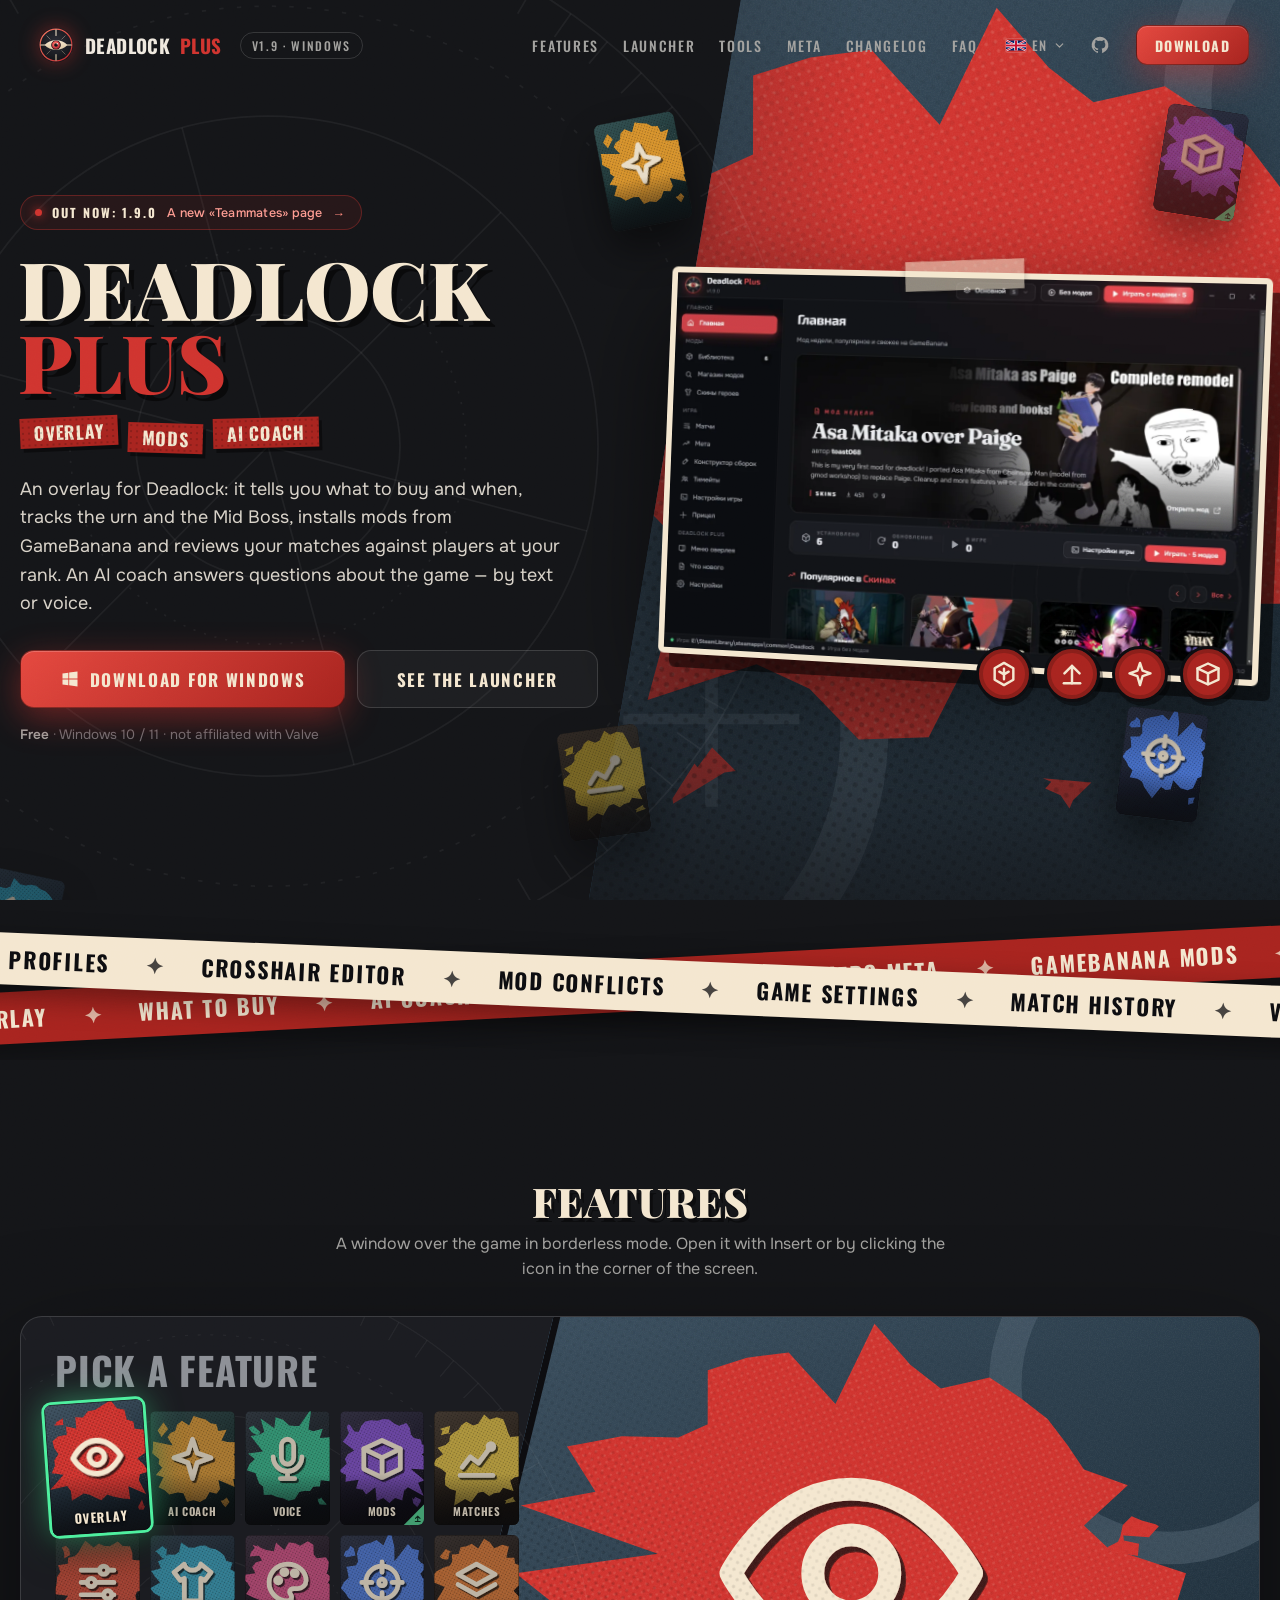
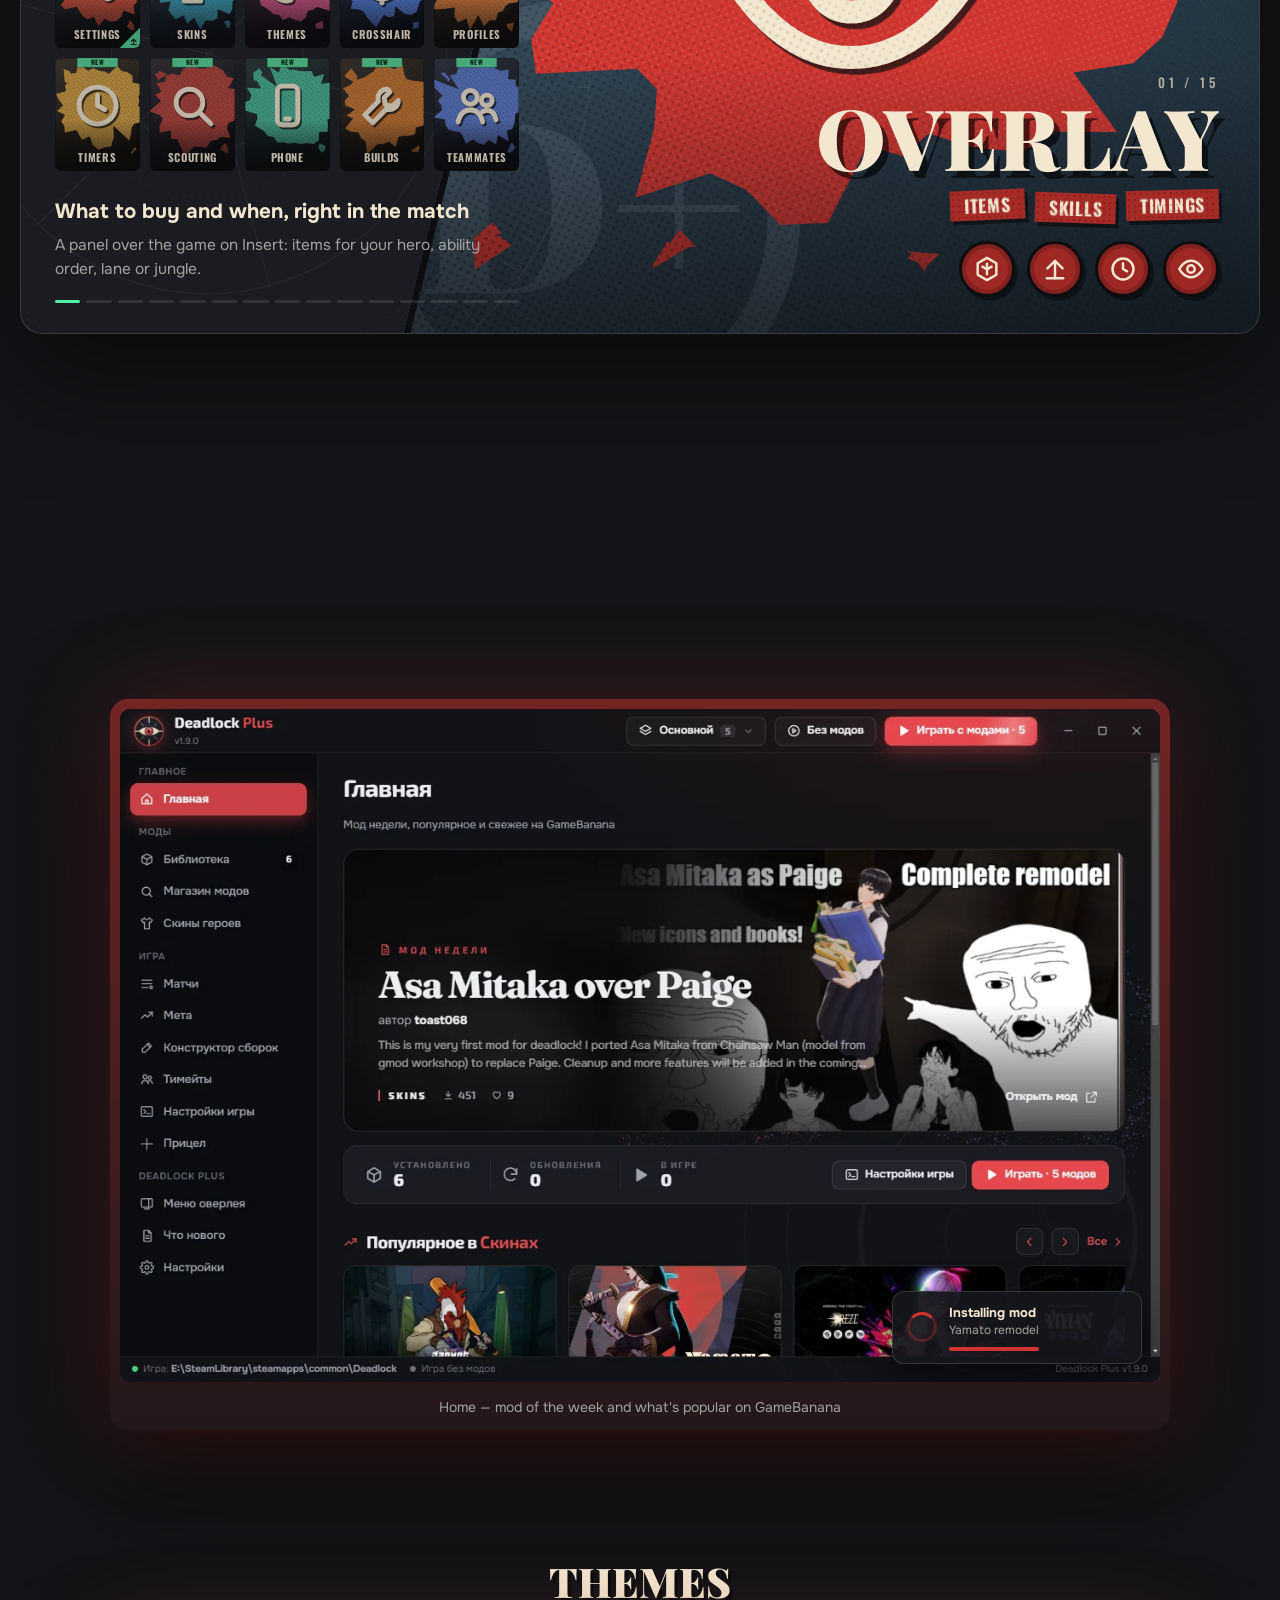
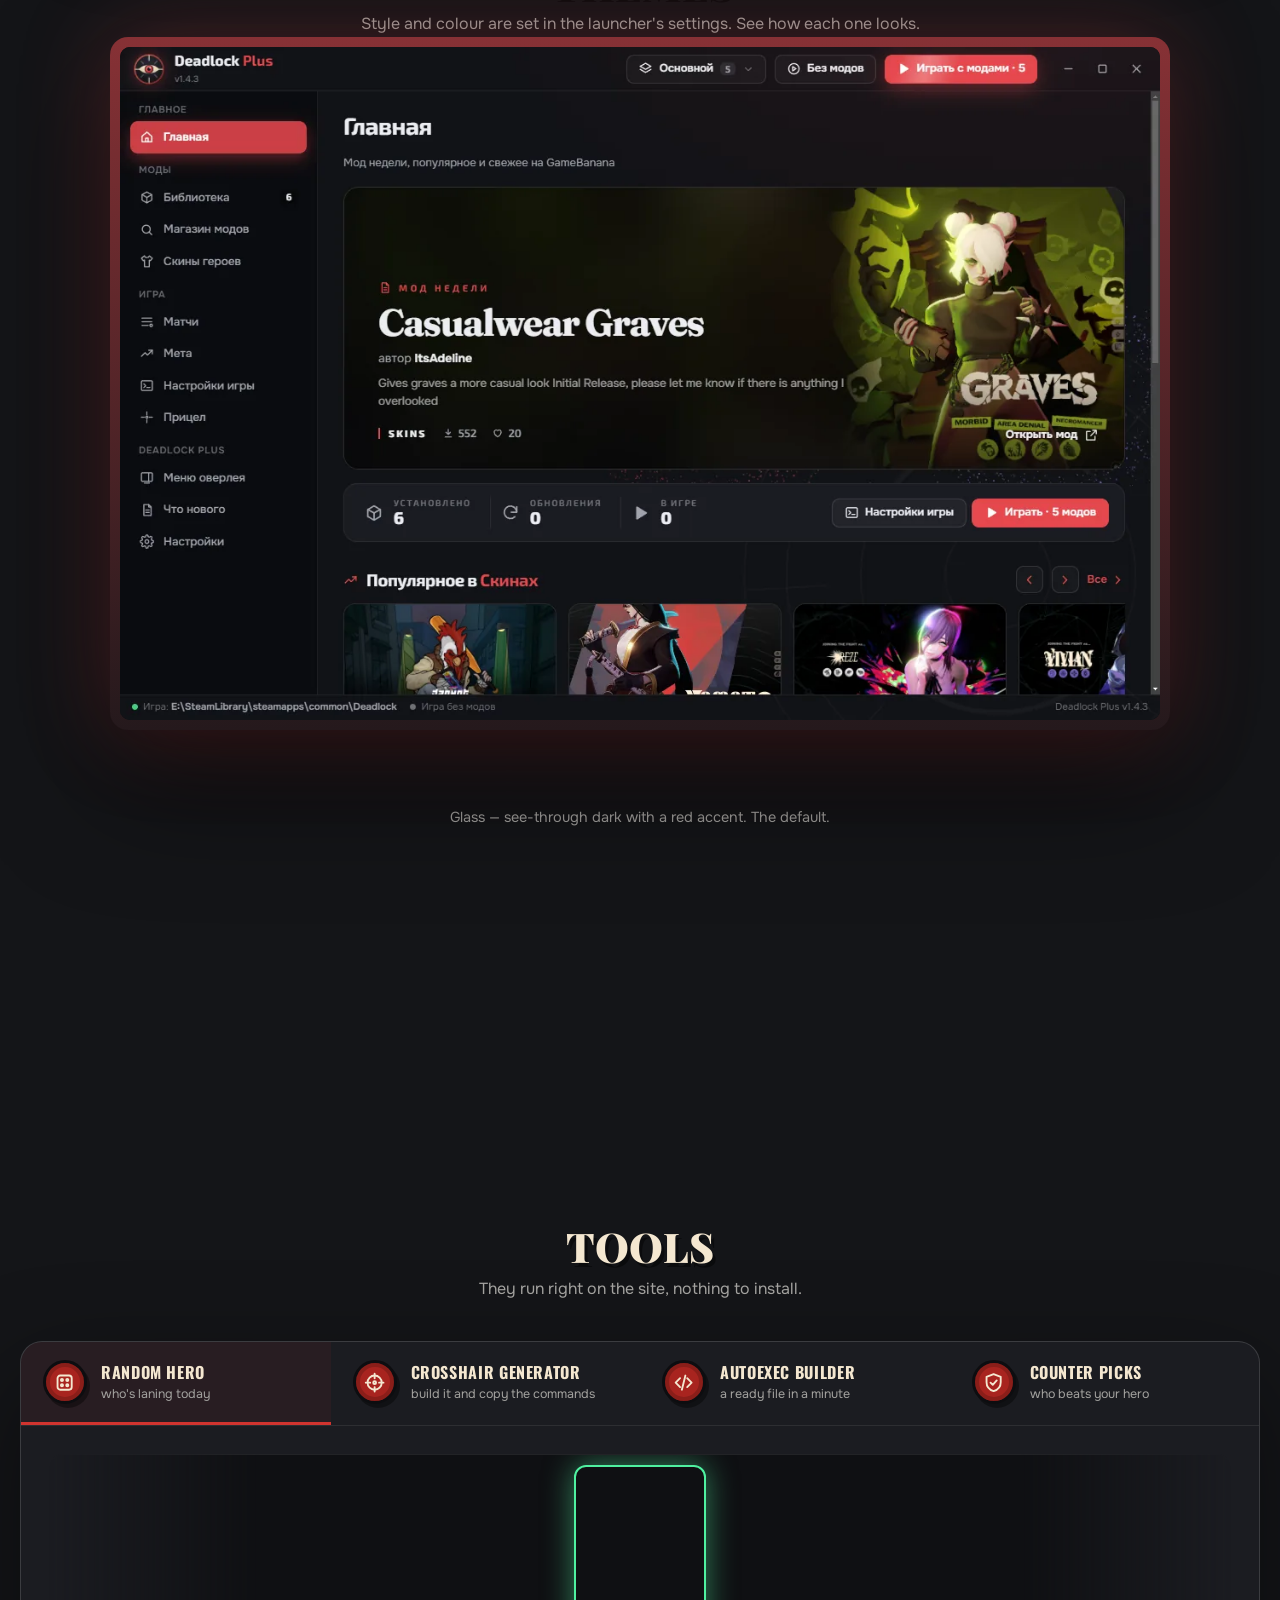
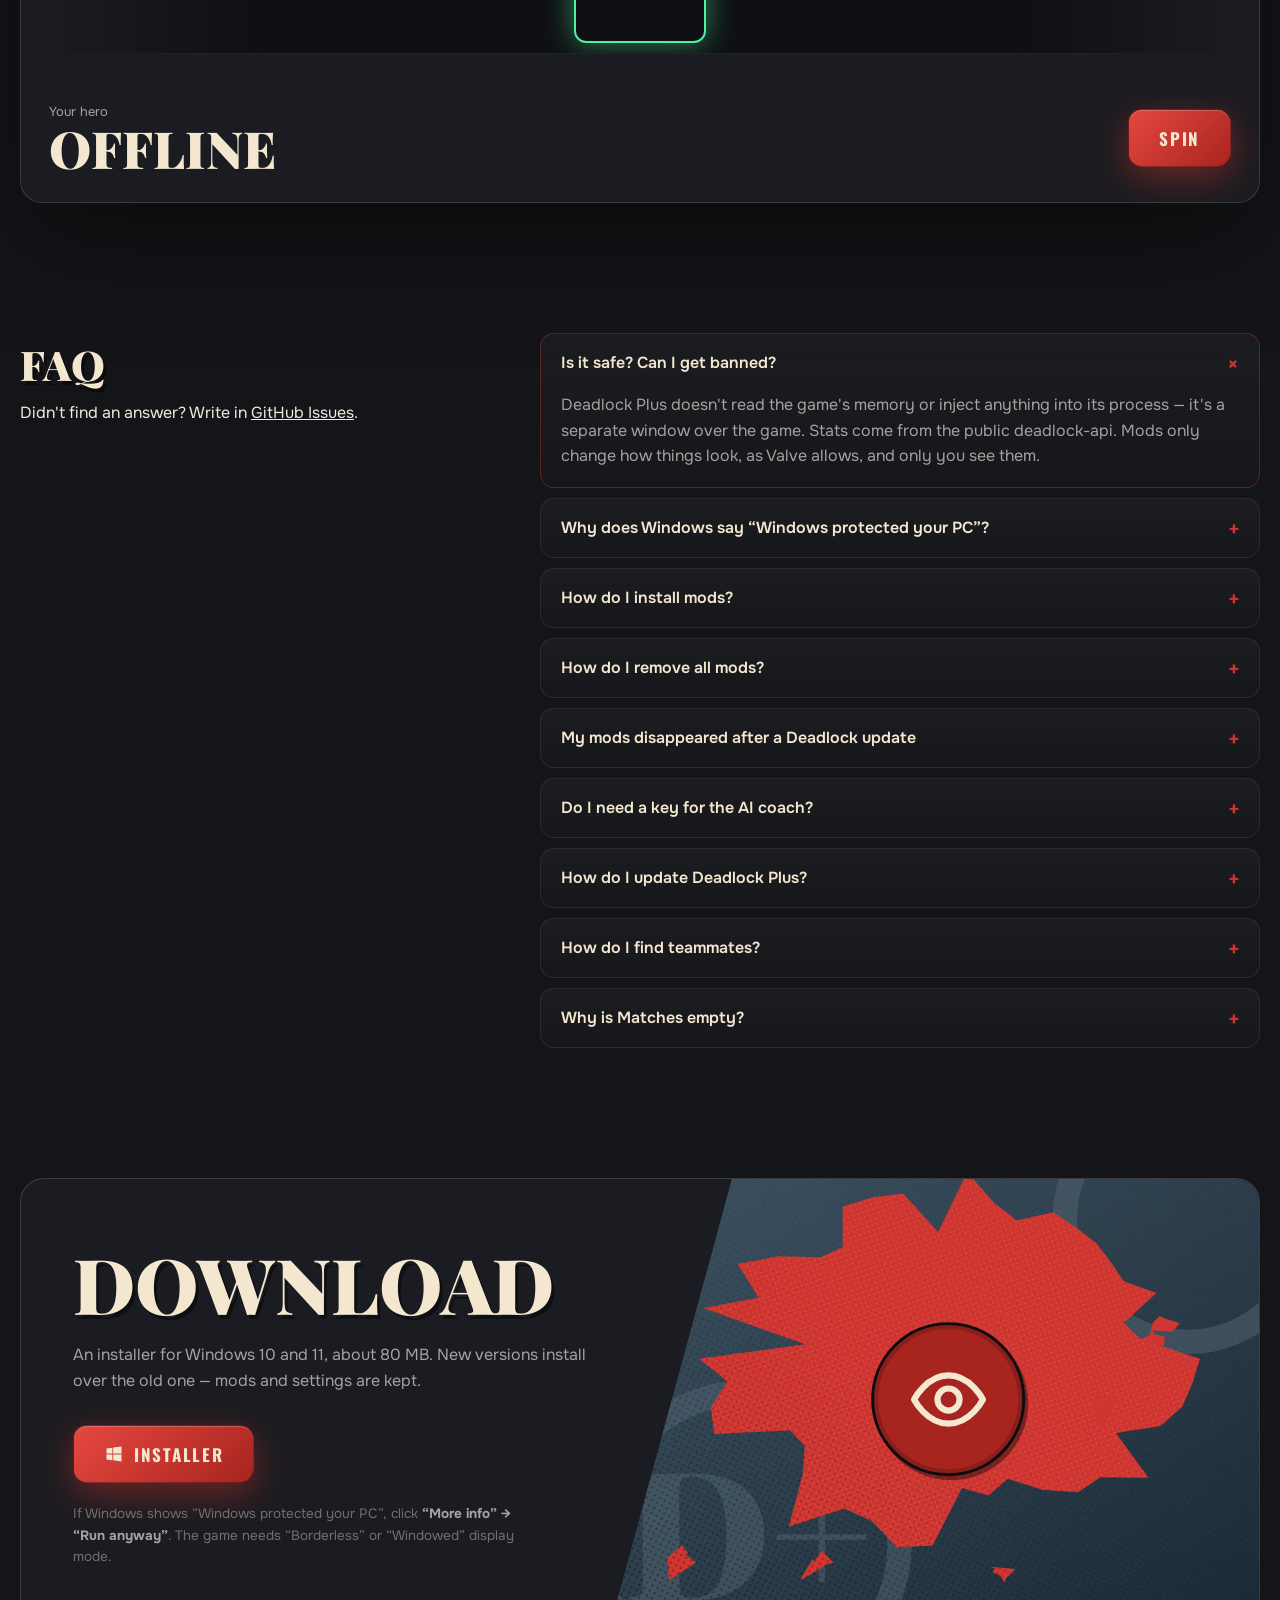
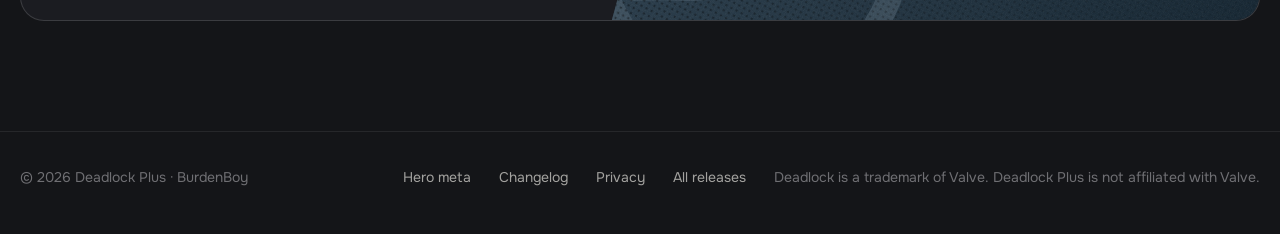
<file: index.html>
<!doctype html>
<html lang="ru">
<head>
<meta charset="utf-8">
<meta name="viewport" content="width=device-width, initial-scale=1">
<title>Deadlock Plus — оверлей, моды и AI-тренер для Deadlock</title>
<meta name="description" content="Бесплатный помощник для Deadlock: что когда покупать прямо в игре, AI-тренер на Claude, моды с GameBanana в один клик и настройки игры. Не трогает процесс игры.">
<meta property="og:title" content="Deadlock Plus">
<meta property="og:description" content="Оверлей, моды и AI-тренер для Deadlock.">
<meta property="og:image" content="assets/shot-home.webp">
<link rel="icon" href="assets/icon.svg" type="image/svg+xml">
<link rel="preconnect" href="https://fonts.googleapis.com">
<link rel="preconnect" href="https://fonts.gstatic.com" crossorigin>
<link rel="stylesheet" href="https://fonts.googleapis.com/css2?family=Onest:wght@400;500;600;700&family=Oswald:wght@500;700&family=Playfair+Display:ital,wght@0,900;1,900&display=swap">
<link rel="stylesheet" href="style.css?v=7c09d506">
</head>
<body>
<div class="grain" aria-hidden="true"></div>

<nav class="nav"><div class="pill">
  <a class="brand" href="#top" aria-label="Deadlock Plus">
    <svg class="eye" viewBox="0 0 512 512" aria-hidden="true">
      <defs><radialGradient id="g-bg" cx="50%" cy="40%" r="65%"><stop offset="0" stop-color="#2c2e37"/><stop offset="1" stop-color="#0e0f13"/></radialGradient>
        <linearGradient id="g-ring" x1="0" y1="0" x2="1" y2="1"><stop offset="0" stop-color="#ff7a62"/><stop offset="1" stop-color="#b3232a"/></linearGradient>
        <radialGradient id="g-iris" cx="45%" cy="40%" r="60%"><stop offset="0" stop-color="#ff9c78"/><stop offset=".55" stop-color="#e5484d"/><stop offset="1" stop-color="#7e181d"/></radialGradient>
        <linearGradient id="g-bone" x1="0" y1="0" x2="0" y2="1"><stop offset="0" stop-color="#f6e8cf"/><stop offset="1" stop-color="#dcc6a2"/></linearGradient>
        <clipPath id="g-eye"><path d="M104 256C166 172 346 172 408 256 346 340 166 340 104 256Z"/></clipPath></defs>
      <circle cx="256" cy="256" r="232" fill="url(#g-bg)"/><circle cx="256" cy="256" r="214" fill="none" stroke="url(#g-ring)" stroke-width="16"/>
      <g stroke="url(#g-bone)" stroke-linecap="round"><path d="M256 50v78M256 384v78M50 256h78M384 256h78" stroke-width="14"/>
        <path d="M132 132l46 46M380 132l-46 46M132 380l46-46M380 380l-46-46" stroke-width="8" stroke-opacity=".6"/></g>
      <path d="M104 256C166 172 346 172 408 256 346 340 166 340 104 256Z" fill="url(#g-bone)"/>
      <g clip-path="url(#g-eye)"><g class="pupil"><circle cx="256" cy="256" r="60" fill="url(#g-iris)"/><circle cx="256" cy="256" r="60" fill="none" stroke="#17181d" stroke-width="10"/>
        <circle cx="256" cy="256" r="25" fill="#121317"/><circle cx="273" cy="238" r="10" fill="#fff" fill-opacity=".9"/></g></g>
    </svg>
    Deadlock <span>Plus</span>
  </a>
  <span class="ver">v1.9 · Windows</span>
  <div class="links"><a href="#features">Функции</a><a href="#shots">Лаунчер</a><a href="#tools">Инструменты</a><a href="meta.html">Мета</a><a href="changelog.html">Изменения</a><a href="#faq">Вопросы</a></div>
  <a class="btn acc small" href="#download">Скачать</a>
</div></nav>

<header class="hero" id="top">
  <div class="rings" aria-hidden="true"></div>
  <div class="hero-poster" aria-hidden="true"><img src="assets/posters/hero.svg" alt=""></div>
  <div class="floaters" aria-hidden="true">
    <img class="fl" src="assets/cards/coach.svg" alt="" style="--r:-11deg;--d:8s;left:47%;top:13%">
    <img class="fl dim" src="assets/cards/mods.svg" alt="" style="--r:9deg;--d:10s;right:3%;top:12%">
    <img class="fl" src="assets/cards/xhair.svg" alt="" style="--r:7deg;--d:9s;right:6%;bottom:9%">
    <img class="fl dim" src="assets/cards/matches.svg" alt="" style="--r:-8deg;--d:11s;left:44%;bottom:7%">
    <img class="fl dim" src="assets/cards/skins.svg" alt="" style="--r:12deg;--d:12s;left:-2%;bottom:-9%">
  </div>
  <div class="wrap hero-grid">
    <div>
      <div class="badge"><i></i>Версия 1.9 · Windows 10 / 11</div>
      <h1 class="title"><span data-letters>Deadlock</span><span class="p" data-letters>Plus</span></h1>
      <div class="tags"><span>Оверлей</span><span>Моды</span><span>AI-тренер</span></div>
      <p class="lead">Оверлей для Deadlock: подсказывает, что и когда покупать, следит за урной и мид-боссом, ставит моды с GameBanana и разбирает сыгранные матчи против твоего ранга. На вопросы об игре отвечает AI-тренер — текстом или голосом.</p>
      <div class="cta">
        <a class="btn acc big" href="https://github.com/BurdenBoy/deadlockplus/releases/latest/download/DeadlockPlus-Setup.exe">
          <svg viewBox="0 0 24 24" fill="currentColor"><path d="M3 5.5 10 4.5v7H3zM11 4.3 21 3v8.5H11zM3 12.5h7v7l-7-1zM11 12.5h10V21l-10-1.4z"/></svg>Скачать для Windows</a>
        <a class="btn big" href="#shots">Посмотреть лаунчер</a>
      </div>
      <div class="meta"><b>Бесплатно</b> · Windows 10 / 11 · не связан с Valve</div>
    </div>
    <div class="hero-shot">
      <div class="print"><img src="assets/shot-home.webp" alt="Лаунчер Deadlock Plus: мод недели и популярные моды" width="1220" height="790"></div>
      <div class="abils" data-abils="soul up spark box"></div>
    </div>
  </div>
</header>

<div class="tapes" aria-hidden="true">
  <div class="tape a"><div class="run" data-tape="Оверлей|Что покупать|AI-тренер|Разбор матчей|Мета героев|Моды GameBanana|Скины героев"></div></div>
  <div class="tape b"><div class="run" data-tape="Профили модов|Редактор прицела|Конфликты модов|Настройки игры|История матчей|Голосовой ввод"></div></div>
</div>

<section class="sec" id="features"><div class="wrap">
  <div class="center rv" style="margin-bottom:34px"><h2 class="h2">Функции</h2>
    <p class="sub">Окно поверх игры в режиме «Без рамки». Открывается клавишей Insert или кликом по значку в углу экрана.</p></div>
  <div class="sel rv" id="sel">
    <div class="sel-left">
      <div class="rings" aria-hidden="true"></div>
      <h3 class="sel-h">Выбери функцию</h3>
      <div class="sel-grid" role="tablist" aria-label="Функции"></div>
      <div class="sel-info"><b id="si-lead"></b><p id="si-desc"></p><div class="bar" aria-hidden="true"></div></div>
    </div>
    <div class="sel-poster" id="sp">
      <div class="art"></div>
      <div class="sp-txt"><div class="sp-num" id="sp-num"></div><h3 class="sp-name" id="sp-name"></h3><div class="tags sp-tags" id="sp-tags"></div><div class="sp-abs" id="sp-abs"></div></div>
    </div>
  </div>
</div></section>

<section class="sec" id="shots" style="padding-top:30px"><div class="wrap">
  <div class="center rv"><h2 class="h2">Лаунчер</h2><p class="sub">Нажимай на пункты меню на скриншоте или на вкладки.</p></div>
  <div class="tabs rv" role="tablist">
    <button class="on" data-shot="home" data-cap="Главная: мод недели и популярное с GameBanana">Главная</button>
    <button data-shot="store" data-cap="Магазин модов: каталог GameBanana с поиском и категориями">Магазин</button>
    <button data-shot="library" data-cap="Библиотека: порядок, варианты и обновления модов">Библиотека</button>
    <button data-shot="skins" data-cap="Скины героев: скин или стандартный вид для каждого героя">Скины</button>
    <button data-shot="conflicts" data-cap="Конфликты: моды, которые меняют одни и те же файлы">Конфликты</button>
    <button data-shot="profiles" data-cap="Профили: наборы модов и код для друга">Профили</button>
    <button data-shot="matches" data-cap="Матчи: история с оценками, местом в матче и графиком побед">Матчи</button>
    <button data-shot="review" data-cap="Разбор матча: что получилось, что исправить, фаза линии">Разбор матча</button>
    <button data-shot="meta" data-cap="Мета: тир-лист героев и лучшие предметы по рангу">Мета</button>
    <button data-shot="planner" data-cap="Конструктор сборок: цена, винрейт предметов на герое и код для друга">Сборки</button>
    <button data-shot="lfg" data-cap="Тимейты: объявления игроков с героями, рангом, регионом и режимом">Тимейты</button>
    <button data-shot="game" data-cap="Настройки игры: команды autoexec переключателями">Настройки игры</button>
    <button data-shot="xhair" data-cap="Прицел: редактор с предпросмотром и пресетами">Прицел</button>
    <button data-shot="settings" data-cap="Настройки: стиль, цвет, анимации и эффекты фона">Настройки</button>
    <button data-shot="news" data-cap="Что нового: изменения лаунчера и оверлея отдельно">Что нового</button>
  </div>
  <div class="screen rv"><div class="inner"><img src="assets/shot-home.webp" alt="Лаунчер Deadlock Plus" id="shot"><div class="hots"><button class="hot" data-hot="home" style="left:0.98%;top:11.00%;width:16.97%;height:4.75%" aria-label="home"></button><button class="hot" data-hot="library" style="left:0.98%;top:19.93%;width:16.97%;height:4.81%" aria-label="library"></button><button class="hot" data-hot="store" style="left:0.98%;top:24.74%;width:16.97%;height:4.75%" aria-label="store"></button><button class="hot" data-hot="skins" style="left:0.98%;top:29.49%;width:16.97%;height:4.75%" aria-label="skins"></button><button class="hot" data-hot="matches" style="left:0.98%;top:38.42%;width:16.97%;height:4.75%" aria-label="matches"></button><button class="hot" data-hot="meta" style="left:0.98%;top:43.17%;width:16.97%;height:4.75%" aria-label="meta"></button><button class="hot" data-hot="planner" style="left:0.98%;top:47.93%;width:16.97%;height:4.75%" aria-label="planner"></button><button class="hot" data-hot="lfg" style="left:0.98%;top:52.68%;width:16.97%;height:4.75%" aria-label="lfg"></button><button class="hot" data-hot="game" style="left:0.98%;top:57.44%;width:16.97%;height:4.75%" aria-label="game"></button><button class="hot" data-hot="xhair" style="left:0.98%;top:62.19%;width:16.97%;height:4.75%" aria-label="xhair"></button><button class="hot" data-hot="#features" style="left:0.98%;top:71.12%;width:16.97%;height:4.75%" aria-label="#features"></button><button class="hot" data-hot="news" style="left:0.98%;top:75.87%;width:16.97%;height:4.75%" aria-label="news"></button><button class="hot" data-hot="settings" style="left:0.98%;top:80.63%;width:16.97%;height:4.75%" aria-label="settings"></button><button class="hot" data-hot="profiles" style="left:48.67%;top:1.08%;width:13.46%;height:4.30%" aria-label="profiles"></button><button class="hot round" data-hot="library" data-on="profiles" hidden style="left:71.72%;top:27.04%;width:2.62%;height:4.05%" aria-label="Закрыть"></button><button class="hot round" data-hot="home" data-on="news" hidden style="left:69.43%;top:12.39%;width:2.30%;height:3.54%" aria-label="Закрыть"></button><button class="hot" data-hot="home" data-on="news" hidden style="left:64.45%;top:83.33%;width:7.27%;height:4.41%" aria-label="Понятно"></button></div>
      <div class="demo-toast" aria-hidden="true"><span class="dt-ic"></span><div><b class="dt-t">Устанавливаю мод</b><small class="dt-s">Yamato remodel</small><i class="dt-bar"><i></i></i></div></div></div><div class="cap" id="shot-cap">Главная — мод недели и популярное с GameBanana</div></div>
</div></section>

<section class="sec" id="themes" style="padding-top:10px"><div class="wrap">
  <div class="center rv"><h2 class="h2">Темы</h2><p class="sub">Стиль и цвет меняются в настройках лаунчера. Посмотри, как это выглядит.</p></div>
  <div class="screen th-screen rv" id="th-screen" style="--th:#e5484d"><div class="inner"><img src="assets/theme-glass.webp" alt="" data-thi="glass" loading="lazy" class="on"><img src="assets/theme-carbon.webp" alt="" data-thi="carbon" loading="lazy"><img src="assets/theme-sand.webp" alt="" data-thi="sand" loading="lazy"><img src="assets/theme-neon.webp" alt="" data-thi="neon" loading="lazy"><img src="assets/theme-blue.webp" alt="" data-thi="blue" loading="lazy"><img src="assets/theme-mint.webp" alt="" data-thi="mint" loading="lazy"></div></div>
  <div class="th-pills rv" role="tablist"><button data-th="glass" style="--c:#e5484d" class="on"><i></i>Стекло</button><button data-th="carbon" style="--c:#e5484d"><i></i>Карбон</button><button data-th="sand" style="--c:#e8d2a4"><i></i>Песок</button><button data-th="neon" style="--c:#8b6cff"><i></i>Неон</button><button data-th="blue" style="--c:#4aa3f0"><i></i>Синий</button><button data-th="mint" style="--c:#43d17c"><i></i>Мята</button></div>
  <p class="th-note" id="th-note">&nbsp;</p>
</div></section>

<section class="stats-sec"><div class="wrap">
  <div class="live-h rv"><span class="live-dot"></span><b>Deadlock сейчас</b><small id="lv-at"></small></div>
  <div class="stats rv">
    <div class="stat"><small>Матчей за 24 часа</small><b id="lv-matches">—</b></div>
    <div class="stat"><small>Игроков за 24 часа</small><b id="lv-players">—</b></div>
    <div class="stat"><small>Средний матч</small><b id="lv-dur">—</b></div>
    <div class="stat"><small>Самый сильный герой</small><b id="lv-hero">—</b><span id="lv-hero-s">&nbsp;</span></div>
  </div>
  <div class="dl-count rv">Deadlock Plus скачали <b id="st-dl">—</b> раз · последняя версия <a href="changelog.html" id="st-ver">v1.9</a></div>
</div></section>

<section class="sec" id="tools" style="padding-top:20px"><div class="wrap">
  <div class="center rv"><h2 class="h2">Инструменты</h2>
    <p class="sub">Работают прямо на сайте, устанавливать ничего не нужно.</p></div>
  <div class="tools rv">
    <div class="tool-tabs" role="tablist">
      <button class="on" data-tool="roll"><span class="ab" data-ic="dice"></span><b>Случайный герой</b><small>кто сегодня на линии</small></button>
      <button data-tool="xh"><span class="ab" data-ic="target"></span><b>Генератор прицела</b><small>собери и скопируй команды</small></button>
      <button data-tool="cfg"><span class="ab" data-ic="code"></span><b>Конструктор autoexec</b><small>готовый файл за минуту</small></button>
      <button data-tool="ct"><span class="ab" data-ic="shield"></span><b>Контрпики</b><small>кто сильнее твоего героя</small></button>
    </div>
    <div class="tool" data-pane="roll">
      <div class="roll-stage"><div class="roll-track" id="roll-track"></div><div class="roll-pick"></div></div>
      <div class="roll-out"><div><small>Твой герой</small><b id="roll-name">—</b></div><button class="btn acc big" id="roll-go">Крутить</button></div>
    </div>
    <div class="tool" data-pane="xh" hidden>
      <div class="xh-l"><div class="xh-view" id="xh-view"></div><div class="xh-sw" id="xh-sw"></div></div>
      <div class="xh-r">
        <label>Зазор <b data-v="gap"></b><input type="range" min="-10" max="30" value="0" data-x="gap"></label>
        <label>Длина <b data-v="height"></b><input type="range" min="0" max="40" value="16" data-x="height"></label>
        <label>Толщина <b data-v="width"></b><input type="range" min="1" max="10" value="4" data-x="width"></label>
        <label>Видимость усиков <b data-v="pip"></b><input type="range" min="0" max="100" value="100" data-x="pip"></label>
        <label>Видимость точки <b data-v="dot"></b><input type="range" min="0" max="100" value="100" data-x="dot"></label>
        <label class="chk"><input type="checkbox" data-x="border"> обводка усиков</label>
        <div class="code-out" id="xh-code"></div>
        <button class="btn acc" id="xh-copy">Скопировать команды</button>
        <p class="note-s">Вставь в консоль игры (~). В Deadlock Plus прицел меняется кнопкой и сохраняется в настройках игры.</p>
      </div>
    </div>
    <div class="tool" data-pane="ct" hidden>
      <div class="ct-heroes" id="ct-heroes"><span class="note-s">Загружаю героев…</span></div>
      <div class="ct-out" id="ct-out"></div>
    </div>
    <div class="tool" data-pane="cfg" hidden>
      <div class="cfg-l">
        <label>Соотношение сторон (шире обзор)<select data-c="aspect"><option value="">как в игре</option><option value="1.78">1.78 — 16:9</option><option value="2">2 — шире</option><option value="2.33">2.33 — 21:9</option><option value="3">3 — максимум</option></select></label>
        <label class="chk"><input type="checkbox" data-c="solo"> только соло-игроки в подборе</label>
        <label class="chk"><input type="checkbox" data-c="hp"> новая полоса здоровья</label>
        <label>Регион подбора (нужен VPN)<select data-c="region"><option value="">как в игре</option><option value="1">Европа</option><option value="0">Сев. Америка</option><option value="2">Азия</option><option value="3">Юж. Америка</option><option value="5">Океания</option></select></label>
        <label>FPS-лимит<input type="number" min="0" max="999" placeholder="без лимита" data-c="fps"></label>
      </div>
      <div class="cfg-r"><div class="code-out" id="cfg-code"></div>
        <div class="cta" style="margin-top:12px"><button class="btn acc" id="cfg-dl">Скачать autoexec.cfg</button><button class="btn" id="cfg-copy">Скопировать</button></div>
        <p class="note-s">Положи файл в папку <code>Deadlock/game/citadel/cfg</code>. В Deadlock Plus те же настройки — переключателями.</p></div>
    </div>
  </div>
</div></section>

<section class="sec" id="faq" style="padding-top:20px"><div class="wrap faq-wrap">
  <div class="rv"><h2 class="h2">Вопросы</h2>
    <p class="sub" style="margin:16px 0 0">Не нашёл ответ? Напиши в <a href="https://github.com/BurdenBoy/deadlockplus/issues">Issues на GitHub</a>.</p></div>
  <div class="faq rv">
    <details open><summary>Это безопасно? Не забанят?</summary><p>Deadlock Plus не читает память игры и ничего не внедряет в её процесс — это отдельное окно поверх игры. Статистика берётся из публичного deadlock-api. Моды меняют только внешний вид, как разрешает Valve, и видны только тебе.</p></details>
    <details><summary>Почему Windows пишет «Windows защитил ваш компьютер»?</summary><p>Так SmartScreen реагирует на новые программы без платной подписи. Нажми «Подробнее» → «Выполнить в любом случае». Предупреждение не значит, что файл опасен.</p></details>
    <details><summary>Как поставить моды?</summary><p>Открой «Магазин модов», нажми «Установить» и запусти игру кнопкой «Играть с модами». Лаунчер сам положит файлы в нужную папку и подключит их.</p></details>
    <details><summary>Как убрать все моды?</summary><p>Нажми «Без модов» в шапке лаунчера — игра запустится чистой. Или «Настройки → Вернуть игру как было»: моды уйдут из папки игры, библиотека останется.</p></details>
    <details><summary>После обновления Deadlock моды пропали</summary><p>Обновление может вернуть файлы игры. Лаунчер это заметит и покажет полосу «Моды перестали загружаться» с кнопкой «Вернуть моды».</p></details>
    <details><summary>Нужен ли ключ для AI-тренера?</summary><p>Да, свой ключ Claude API — он хранится зашифрованным на твоём компьютере. Всё остальное работает без ключа.</p></details>
    <details><summary>Как обновить Deadlock Plus?</summary><p>Скачай новый установщик ниже и запусти его поверх старой версии — моды, настройки и вход в аккаунт сохранятся. Перед этим закрой Deadlock Plus: «Настройки → Выйти из Deadlock Plus».</p></details>
    <details><summary>Как найти тимейтов?</summary><p>В лаунчере открой «Тимейты» и войди в аккаунт Deadlock Plus. Выбери героев, ранг, регион и режим — объявление провисит час. Профиль Steam виден, только если ты сам его включил.</p></details>
    <details><summary>Почему в «Матчах» пусто?</summary><p>Матчи берутся из deadlock-api — там они появляются после игр. Если ты играешь с другого аккаунта Steam, укажи его ID в разделе «Матчи».</p></details>
  </div>
</div></section>

<section class="sec" id="download" style="padding-top:20px"><div class="wrap">
  <div class="dl rv">
    <div class="dl-txt">
      <h2 class="h2">Скачать</h2>
      <p>Установщик для Windows 10 и 11, около 80 МБ. Новые версии ставятся поверх старой — моды и настройки сохраняются.</p>
      <div class="cta">
        <a class="btn acc big" href="https://github.com/BurdenBoy/deadlockplus/releases/latest/download/DeadlockPlus-Setup.exe">
          <svg viewBox="0 0 24 24" fill="currentColor"><path d="M3 5.5 10 4.5v7H3zM11 4.3 21 3v8.5H11zM3 12.5h7v7l-7-1zM11 12.5h10V21l-10-1.4z"/></svg>Установщик</a>
      </div>
      <div class="note">Если Windows покажет «Windows защитил ваш компьютер», нажми <b>«Подробнее» → «Выполнить в любом случае»</b>. В игре нужен режим экрана «Без рамки» или «В окне».</div>
    </div>
    <div class="dl-art" aria-hidden="true"><img src="assets/posters/hero.svg" alt="" loading="lazy"><span class="ab" data-ic="eye"></span></div>
  </div>
</div></section>

<footer><div class="wrap">
  <span>© 2026 Deadlock Plus · BurdenBoy</span><span class="sp"></span>
  <a href="meta.html">Мета героев</a>
  <a href="changelog.html">Изменения</a>
  <a href="privacy.html">Конфиденциальность</a>
  <a href="https://github.com/BurdenBoy/deadlockplus/releases">Все версии</a>
  <span>Deadlock — товарный знак Valve. Deadlock Plus не связан с Valve.</span>
</div></footer>
<script src="assets/changelog.js?v=5cc52937"></script>
<script src="lang.js?v=5ca11d22"></script>
<script src="assets/features.js?v=49065733"></script>
<script src="fx.js?v=adaf25cf"></script>
<script src="tools.js?v=328f9b78"></script>
</body>
</html>
</file>
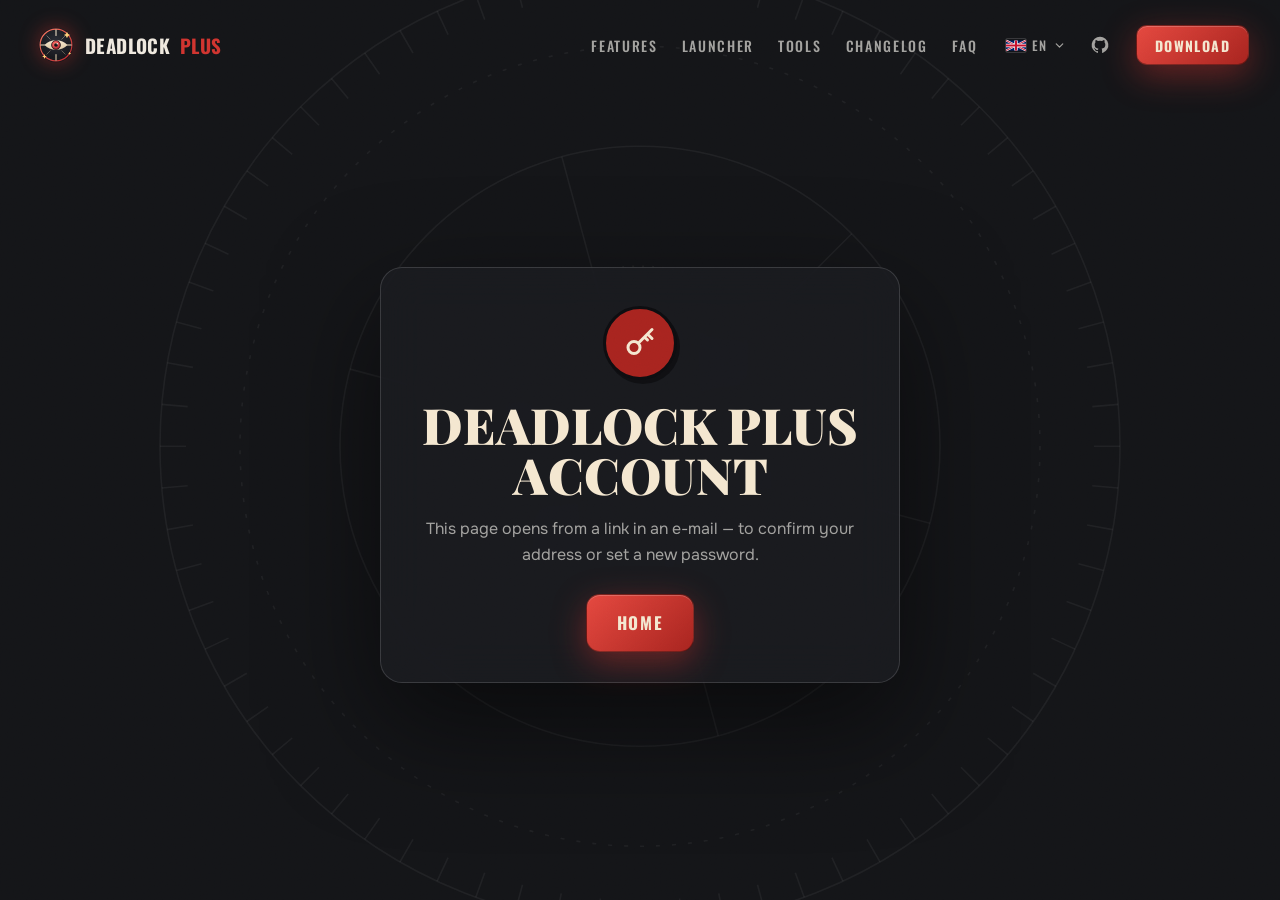
<file: auth.html>
<!doctype html>
<html lang="ru">
<head>
<meta charset="utf-8">
<meta name="viewport" content="width=device-width, initial-scale=1">
<meta name="robots" content="noindex">
<meta name="referrer" content="no-referrer">
<title>Deadlock Plus — аккаунт</title>
<link rel="icon" href="assets/icon.svg" type="image/svg+xml">
<link rel="preconnect" href="https://fonts.googleapis.com">
<link rel="preconnect" href="https://fonts.gstatic.com" crossorigin>
<link rel="stylesheet" href="https://fonts.googleapis.com/css2?family=Onest:wght@400;500;600;700&family=Oswald:wght@500;700&family=Playfair+Display:wght@900&display=swap">
<link rel="stylesheet" href="style.css?v=7c09d506">
</head>
<body>
<div class="grain" aria-hidden="true"></div>
<nav class="nav solid"><div class="pill">
  <a class="brand" href="./"><img src="assets/icon.svg" alt="" width="38" height="38">Deadlock <span>Plus</span></a>
  <div class="links"><a href="./#features">Функции</a><a href="./#shots">Лаунчер</a><a href="./#tools">Инструменты</a><a href="changelog.html">Изменения</a><a href="./#faq">Вопросы</a></div>
  <a class="btn acc small" href="./#download">Скачать</a>
</div></nav>
<main class="page">
  <div class="rings" aria-hidden="true"></div>
  <div class="glass" id="box"></div>
</main>
<script src="lang.js?v=5ca11d22"></script>
<script>
// Page the e-mail links (confirm address, reset password) lead to. Supabase puts the session in the
// address fragment; it is read once, removed from the address bar and kept only in memory.
const SUPABASE_URL = "https://sazdxtxhqqzrapinymha.supabase.co";
const SUPABASE_KEY = "sb_publishable_n8Js6ldrDGcePWd8L4CfhA_6kFVVYni"; // public key, made to be shipped
const frag = location.hash.replace(/^#/, "");
const q = new URLSearchParams(frag || location.search.replace(/^\?/, ""));
if (frag) history.replaceState(null, "", location.pathname);
const esc = (s) => String(s ?? "").replace(/[&<>"']/g, (c) => ({ "&": "&amp;", "<": "&lt;", ">": "&gt;", '"': "&quot;", "'": "&#39;" }[c]));
const mobile = /Android|iPhone|iPad|Mobile/i.test(navigator.userAgent);
const appLink = frag ? "deadlockplus://auth#" + frag : "deadlockplus://auth";
const OK = '<svg viewBox="0 0 24 24" fill="none" stroke="currentColor" stroke-width="2.4" stroke-linecap="round" stroke-linejoin="round"><path d="M5 12.5l4.5 4.5L19 7"/></svg>';
const KEY = '<svg viewBox="0 0 24 24" fill="none" stroke="currentColor" stroke-width="2" stroke-linecap="round" stroke-linejoin="round"><circle cx="8" cy="15" r="4"/><path d="M11 12l9-9M17 6l3 3M15 8l2 2"/></svg>';
const BAD = '<svg viewBox="0 0 24 24" fill="none" stroke="currentColor" stroke-width="2.2" stroke-linecap="round"><circle cx="12" cy="12" r="9"/><path d="M12 7v6M12 16.5v.5"/></svg>';
const box = document.getElementById("box");
const T = window.T;
const openBtn = (label) => `<a class="btn acc big" href="${esc(appLink)}">${label}</a>`;

const type = q.get("type");
const error = q.get("error_description") || q.get("error");
const access = q.get("access_token");

if (error) {
  const expired = /expired|invalid/i.test(error);
  box.innerHTML = `<div class="ic">${BAD}</div><h1>${T("Ссылка не сработала", "The link didn’t work")}</h1>
    <p>${expired ? T("Ссылка из письма устарела или уже использована.", "The link from the e-mail has expired or was already used.") : esc(error)} ${T("Открой Deadlock Plus и запроси новое письмо — на экране входа или через «Забыли пароль?».", "Open Deadlock Plus and ask for a new e-mail — on the sign-in screen or via “Forgot password?”.")}</p>
    <div class="cta">${openBtn(T("Открыть Deadlock Plus", "Open Deadlock Plus"))}<a class="btn big" href="./">${T("На сайт", "To the site")}</a></div>`;
} else if (access && type === "recovery") {
  box.innerHTML = `<div class="ic">${KEY}</div><h1>${T("Новый пароль", "New password")}</h1>
    <p>${T("Задай новый пароль для аккаунта Deadlock Plus.", "Set a new password for your Deadlock Plus account.")}</p>
    <div class="form"><label>${T("Новый пароль", "New password")}<input id="p1" type="password" autocomplete="new-password" placeholder="${T("минимум 8 символов, буквы и цифры", "at least 8 characters, letters and digits")}"></label>
      <label>${T("Ещё раз", "Again")}<input id="p2" type="password" autocomplete="new-password"></label>
      <button class="btn acc big" id="save">${T("Сохранить пароль", "Save password")}</button><div class="err" id="err"></div></div>
    ${mobile ? "" : `<div class="or">${T("или", "or")}</div><div class="cta" style="margin-top:8px">${openBtn(T("Задать в Deadlock Plus", "Set it in Deadlock Plus"))}</div>`}`;
  const save = async () => {
    const a = document.getElementById("p1").value, b = document.getElementById("p2").value, err = document.getElementById("err");
    err.textContent = "";
    if (a !== b) return (err.textContent = T("Пароли не совпадают.", "The passwords don’t match."));
    if (a.length < 8 || !/\p{L}/u.test(a) || !/\d/.test(a)) return (err.textContent = T("Пароль: минимум 8 символов, буквы и цифры.", "Password: at least 8 characters, letters and digits."));
    const btn = document.getElementById("save");
    btn.disabled = true;
    try {
      const r = await fetch(SUPABASE_URL + "/auth/v1/user", { method: "PUT", headers: { apikey: SUPABASE_KEY, Authorization: "Bearer " + access, "Content-Type": "application/json" }, body: JSON.stringify({ password: a }) });
      if (!r.ok) {
        const j = await r.json().catch(() => ({}));
        throw new Error(/same_password/.test(j.error_code) ? T("Новый пароль совпадает со старым.", "The new password is the same as the old one.") : /weak/.test(j.error_code) ? T("Пароль слишком простой.", "The password is too simple.") : r.status === 401 ? T("Ссылка устарела — запроси новое письмо.", "The link has expired — ask for a new e-mail.") : T("Не получилось, попробуй ещё раз.", "That didn’t work, try again."));
      }
      box.innerHTML = `<div class="ic ok">${OK}</div><h1>${T("Пароль изменён", "Password changed")}</h1><p>${T("Теперь входи в Deadlock Plus с новым паролем.", "Sign in to Deadlock Plus with the new password from now on.")}</p>
        <div class="cta">${mobile ? `<a class="btn big" href="./">${T("На сайт", "To the site")}</a>` : `<a class="btn acc big" href="deadlockplus://auth">${T("Открыть Deadlock Plus", "Open Deadlock Plus")}</a>`}</div>`;
    } catch (e) {
      err.textContent = e.message;
      btn.disabled = false;
    }
  };
  document.getElementById("save").onclick = save;
  box.querySelectorAll("input").forEach((i) => (i.onkeydown = (e) => { if (e.key === "Enter") save(); }));
} else if (access) {
  box.innerHTML = `<div class="ic ok">${OK}</div><h1>${T("Почта подтверждена", "E-mail confirmed")}</h1>
    ${mobile
      ? `<p>${T("Готово! Открой Deadlock Plus на компьютере и войди со своей почтой и паролем.", "Done! Open Deadlock Plus on your PC and sign in with your e-mail and password.")}</p><div class="cta"><a class="btn big" href="./">${T("На сайт", "To the site")}</a></div>`
      : `<p>${T("Готово! Нажми кнопку — Deadlock Plus откроется и сам войдёт в аккаунт. Браузер спросит «Открыть Deadlock Plus?» — разреши.", "Done! Press the button — Deadlock Plus opens and signs you in. The browser will ask “Open Deadlock Plus?” — allow it.")}</p>
         <div class="cta">${openBtn(T("Открыть Deadlock Plus", "Open Deadlock Plus"))}</div>
         <small>${T("Не открывается? Запусти Deadlock Plus сам и войди с почтой и паролем.", "Doesn’t open? Start Deadlock Plus yourself and sign in with your e-mail and password.")}</small>`}`;
} else {
  box.innerHTML = `<div class="ic">${KEY}</div><h1>${T("Аккаунт Deadlock Plus", "Deadlock Plus account")}</h1>
    <p>${T("Эта страница открывается по ссылке из письма — для подтверждения почты или нового пароля.", "This page opens from a link in an e-mail — to confirm your address or set a new password.")}</p>
    <div class="cta"><a class="btn acc big" href="./">${T("На главную", "Home")}</a></div>`;
}
</script>
<script src="fx.js?v=adaf25cf"></script>
</body>
</html>
</file>
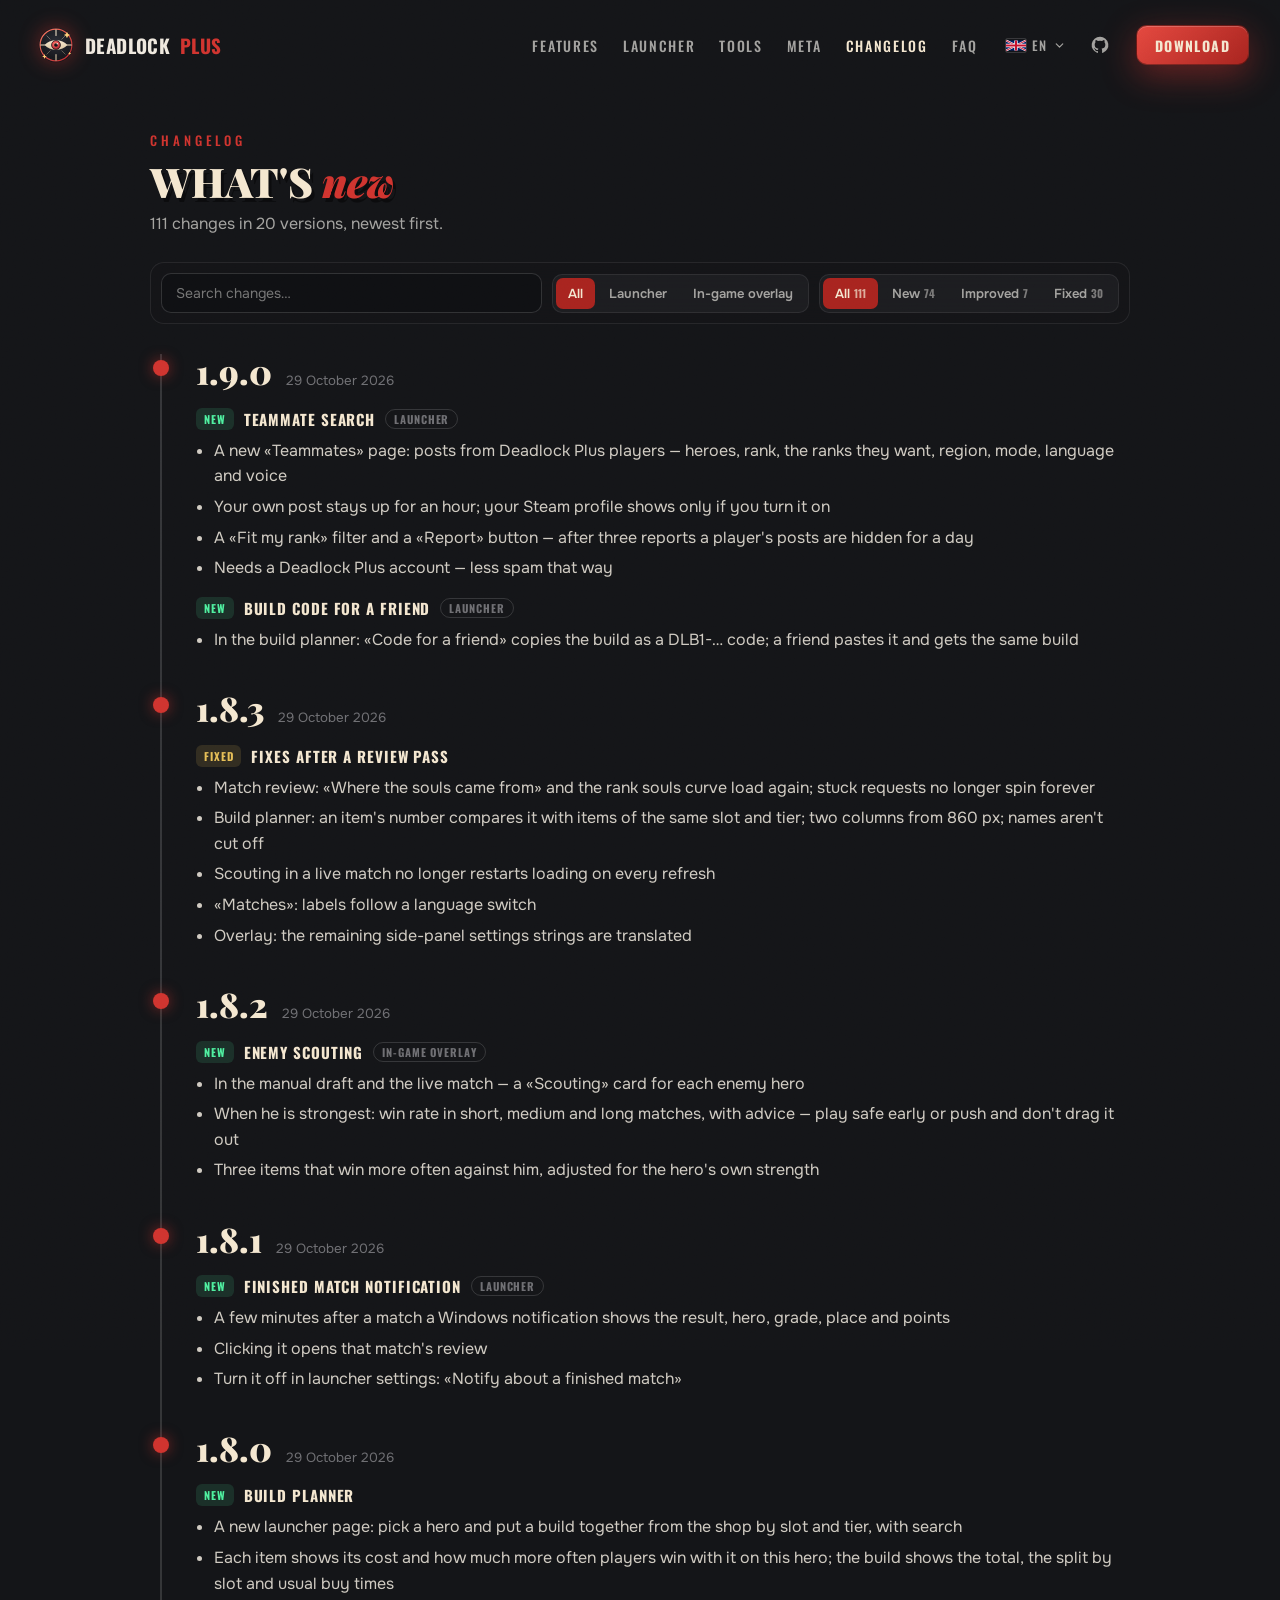
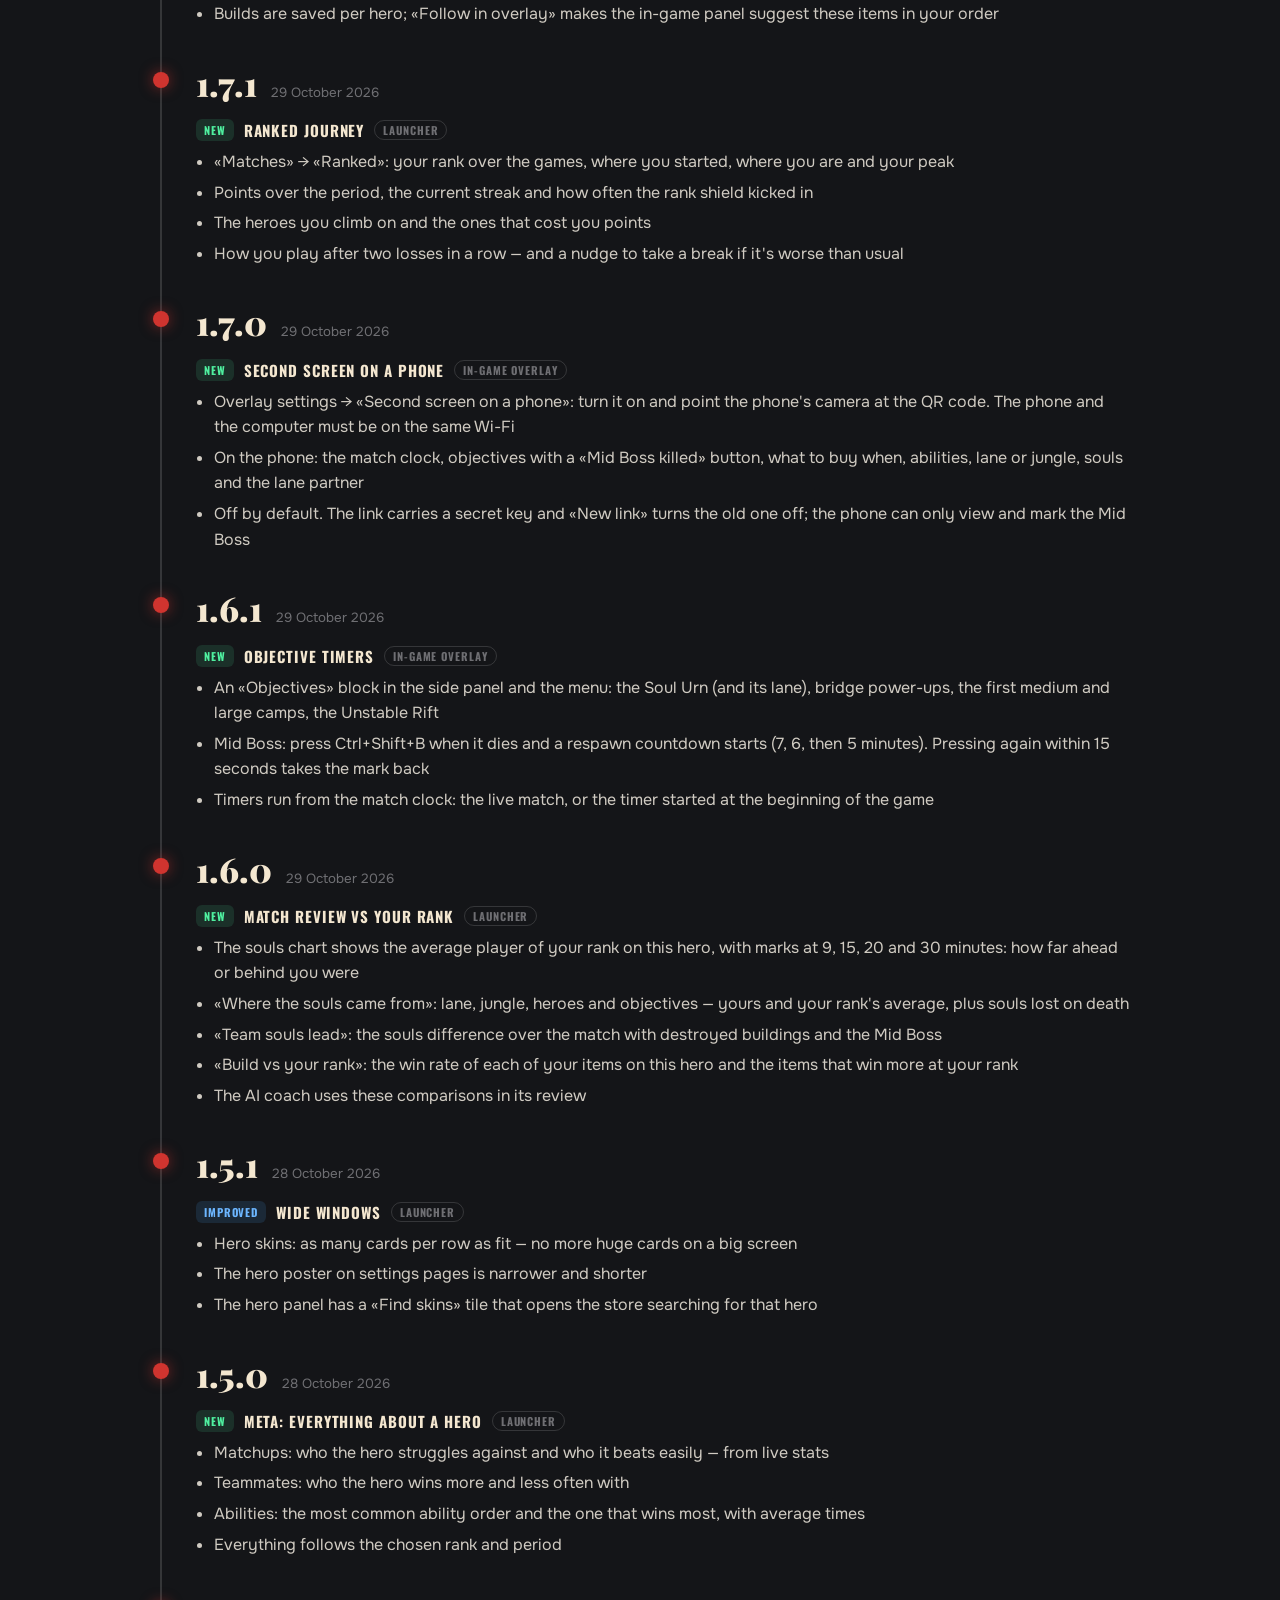
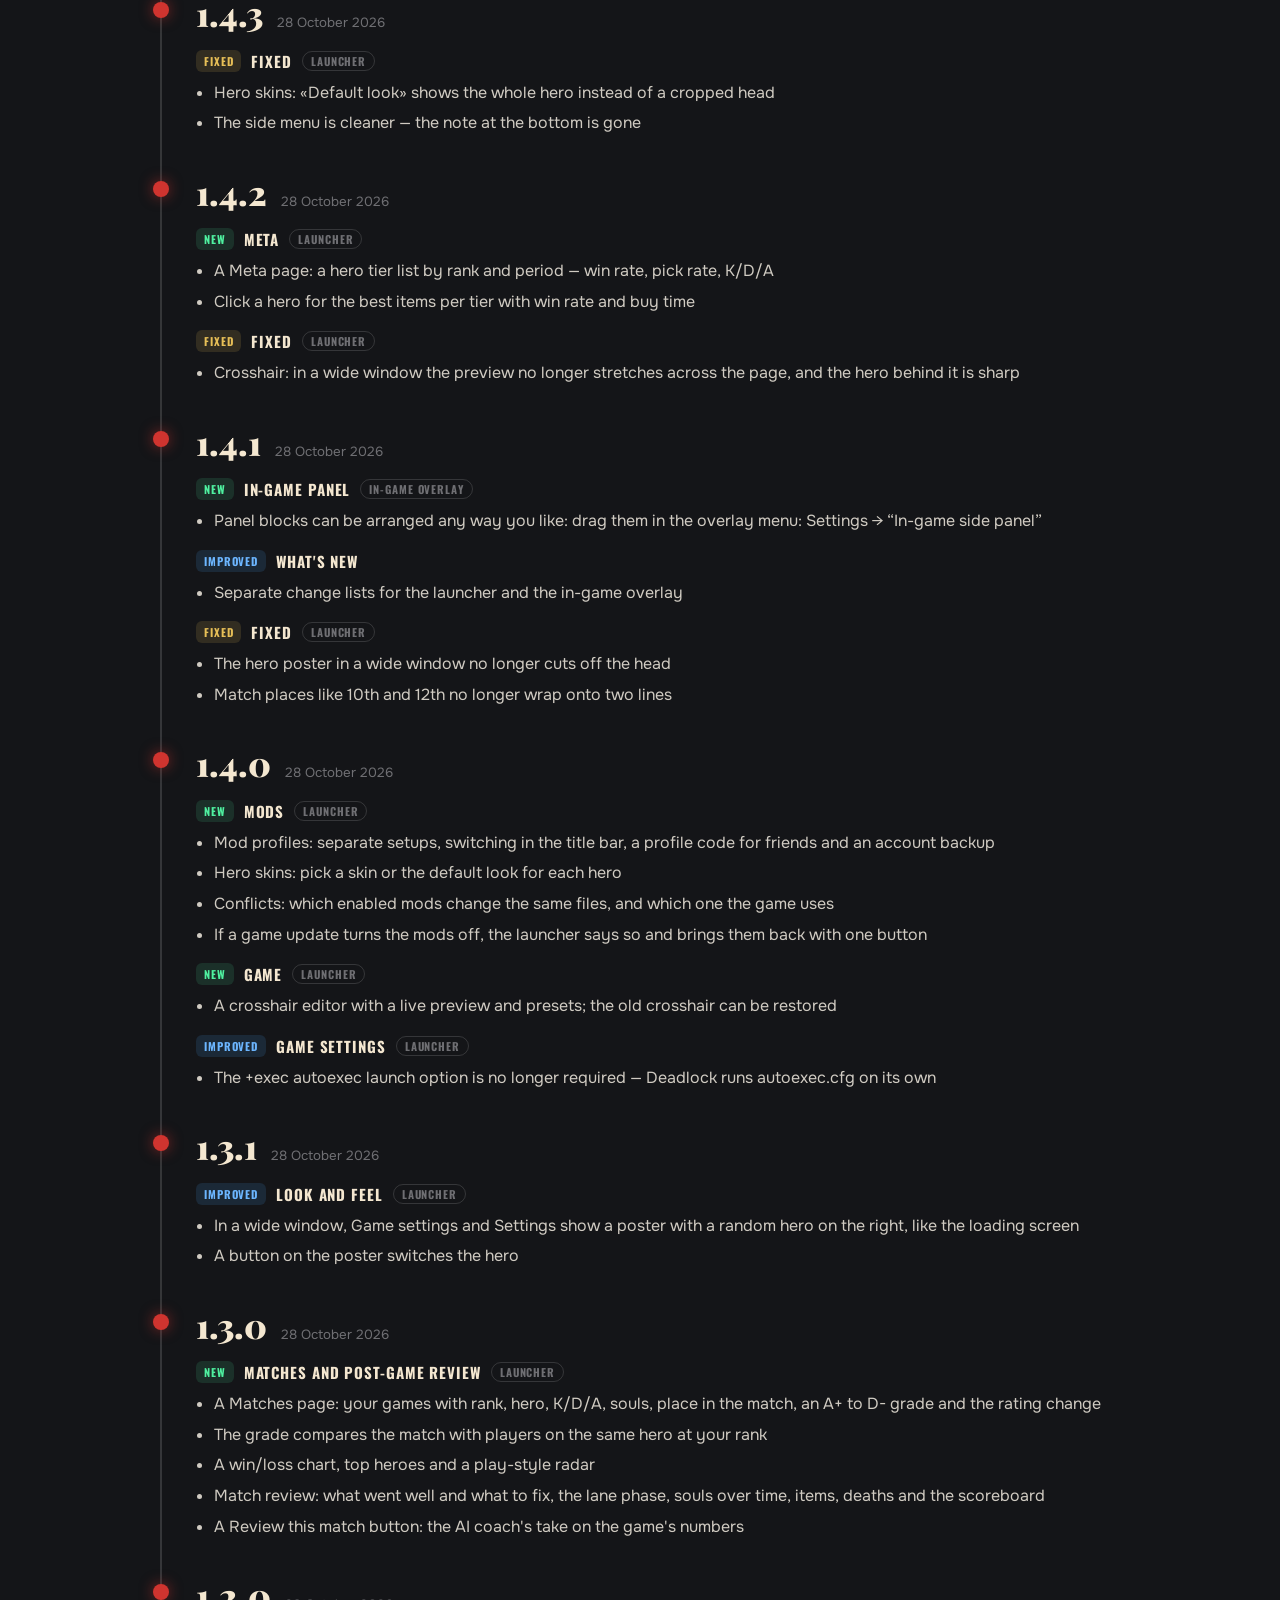
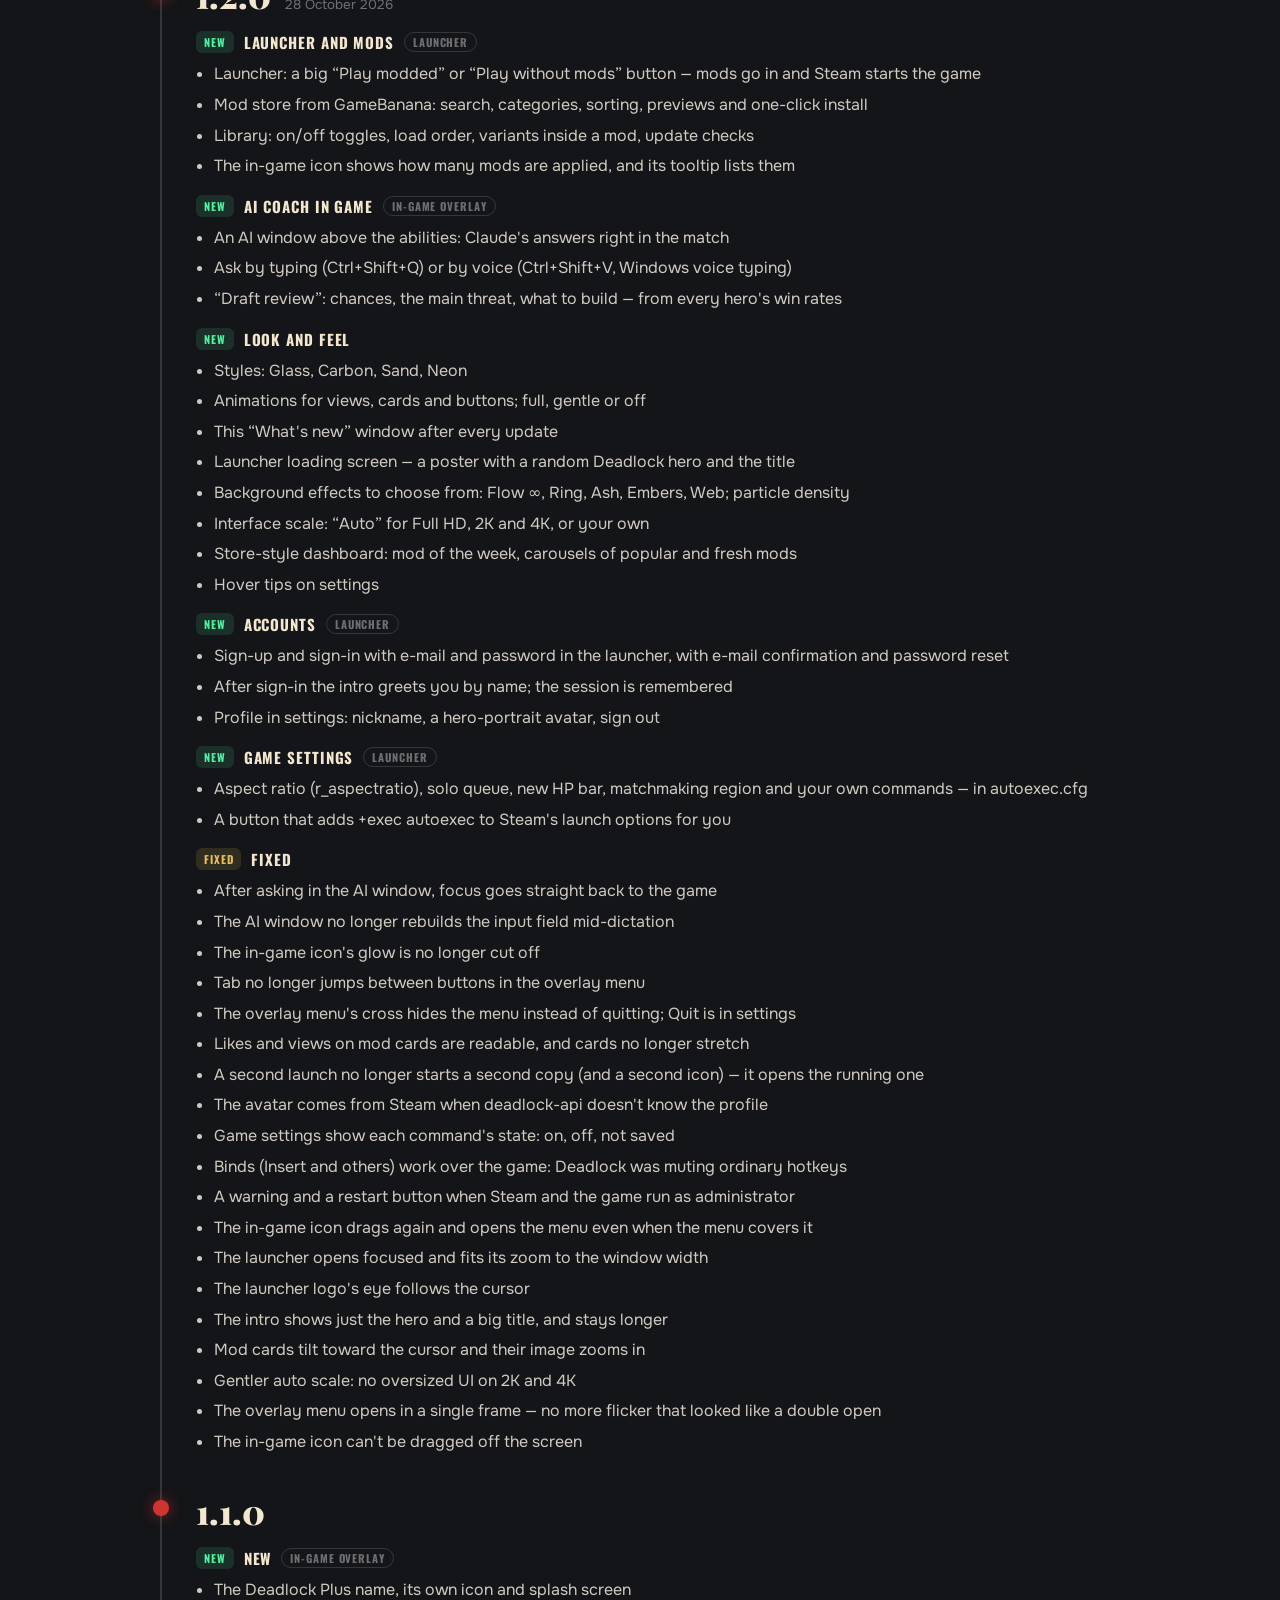
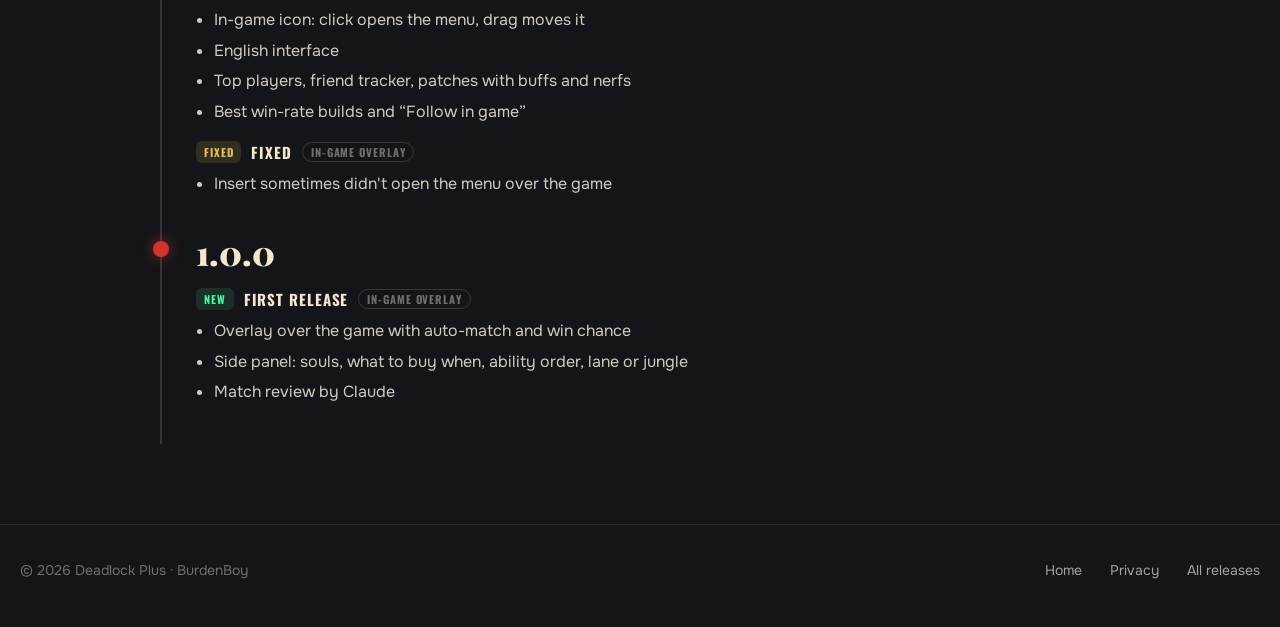
<file: changelog.html>
<!doctype html>
<html lang="ru">
<head>
<meta charset="utf-8">
<meta name="viewport" content="width=device-width, initial-scale=1">
<title>Deadlock Plus — что нового</title>
<meta name="description" content="Все изменения Deadlock Plus: лаунчер, моды, оверлей в игре и AI-тренер — по версиям, с поиском.">
<link rel="icon" href="assets/icon.svg" type="image/svg+xml">
<link rel="preconnect" href="https://fonts.googleapis.com">
<link rel="preconnect" href="https://fonts.gstatic.com" crossorigin>
<link rel="stylesheet" href="https://fonts.googleapis.com/css2?family=Onest:wght@400;500;600;700&family=Oswald:wght@500;700&family=Playfair+Display:ital,wght@0,900;1,900&display=swap">
<link rel="stylesheet" href="style.css?v=7c09d506">
</head>
<body>
<div class="grain" aria-hidden="true"></div>
<nav class="nav solid"><div class="pill">
  <a class="brand" href="./"><img src="assets/icon.svg" alt="" width="38" height="38">Deadlock <span>Plus</span></a>
  <div class="links"><a href="./#features">Функции</a><a href="./#shots">Лаунчер</a><a href="./#tools">Инструменты</a><a href="meta.html">Мета</a><a href="changelog.html" style="color:var(--cream)">Изменения</a><a href="./#faq">Вопросы</a></div>
  <a class="btn acc small" href="./#download">Скачать</a>
</div></nav>

<main class="cl">
  <div class="kick">Изменения</div>
  <h1 class="h2">Что <em>нового</em></h1>
  <p class="sub" id="cl-sum" style="color:var(--muted);margin:10px 0 0"></p>
  <div class="cl-bar">
    <input type="search" id="cl-q" placeholder="Поиск по изменениям…" aria-label="Поиск по изменениям">
    <div class="seg2" id="cl-app"></div>
    <div class="seg2" id="cl-kind"></div>
  </div>
  <div id="cl-list"></div>
</main>

<footer><div class="wrap">
  <span>© 2026 Deadlock Plus · BurdenBoy</span><span class="sp"></span>
  <a href="./">На главную</a>
  <a href="privacy.html">Конфиденциальность</a>
  <a href="https://github.com/BurdenBoy/deadlockplus/releases">Все версии</a>
</div></footer>
<script src="assets/changelog.js?v=5cc52937"></script>
<script src="lang.js?v=5ca11d22"></script>
<script src="fx.js?v=adaf25cf"></script>
<script>
// Changelog page: the app's own changelog.js, newest first, with search, a launcher / overlay
// switch and filters by kind of change. Each version has its own link (#v1.4.0).
(function () {
  const log = window.CHANGELOG || [];
  const esc = (s) => String(s ?? "").replace(/[&<>"']/g, (c) => ({ "&": "&amp;", "<": "&lt;", ">": "&gt;", '"': "&quot;", "'": "&#39;" }[c]));
  const EN = window.LANG === "en", L = EN ? 1 : 0, T = window.T || ((ru) => ru);
  const KIND = { new: T("Новое", "New"), improved: T("Улучшено", "Improved"), fix: T("Исправлено", "Fixed") };
  const APP = { all: T("Всё", "All"), launcher: T("Лаунчер", "Launcher"), overlay: T("Оверлей в игре", "In-game overlay") };
  const F = { q: "", app: "all", kind: "all" };
  const appOf = (g, it) => it[2] || g.app || "both";
  const okApp = (a) => F.app === "all" || a === "both" || a === F.app;
  // every change as a flat row, for counting
  const rows = log.flatMap((r) => r.groups.flatMap((g) => g.items.map((it) => ({ v: r.v, kind: g.kind, app: appOf(g, it), text: it[L] }))));
  const date = (d) => (d ? new Intl.DateTimeFormat(EN ? "en-GB" : "ru-RU", { day: "numeric", month: "long", year: "numeric" }).format(new Date(d + "T12:00:00")) : "");
  const mark = (t) => { const e = esc(t); if (!F.q) return e; const i = e.toLowerCase().indexOf(esc(F.q).toLowerCase()); return i < 0 ? e : e.slice(0, i) + "<mark>" + e.slice(i, i + esc(F.q).length) + "</mark>" + e.slice(i + esc(F.q).length); };
  const plural = (n, a, b, c) => { const x = n % 10, y = n % 100; return x === 1 && y !== 11 ? a : x >= 2 && x <= 4 && (y < 12 || y > 14) ? b : c; };

  function controls() {
    const vis = rows.filter((r) => okApp(r.app) && (!F.q || r.text.toLowerCase().includes(F.q.toLowerCase())));
    document.getElementById("cl-app").innerHTML = Object.entries(APP).map(([k, l]) => `<button data-app="${k}" class="${F.app === k ? "on" : ""}">${l}</button>`).join("");
    document.getElementById("cl-kind").innerHTML = [["all", T("Все", "All"), vis.length], ...Object.entries(KIND).map(([k, l]) => [k, l, vis.filter((r) => r.kind === k).length])]
      .map(([k, l, n]) => `<button data-kind="${k}" class="${F.kind === k ? "on" : ""}">${l}<small>${n}</small></button>`).join("");
    document.querySelectorAll("[data-app]").forEach((b) => (b.onclick = () => { F.app = b.dataset.app; draw(); }));
    document.querySelectorAll("[data-kind]").forEach((b) => (b.onclick = () => { F.kind = b.dataset.kind; draw(); }));
  }

  function draw() {
    controls();
    const q = F.q.toLowerCase();
    const html = log.map((r) => {
      const groups = r.groups.filter((g) => F.kind === "all" || g.kind === F.kind).map((g) => {
        const items = g.items.filter((it) => okApp(appOf(g, it)) && (!q || it[L].toLowerCase().includes(q)));
        if (!items.length) return "";
        const app = g.app && g.app !== "both" ? `<span class="cl-app">${APP[g.app]}</span>` : "";
        return `<div class="cl-g"><h4><span class="cl-k ${g.kind}">${KIND[g.kind] || ""}</span>${esc(g.title[L])}${app}</h4><ul>${items.map((it) => `<li>${mark(it[L])}</li>`).join("")}</ul></div>`;
      }).join("");
      if (!groups) return "";
      return `<section class="cl-v" id="v${esc(r.v)}"><div class="cl-vh"><h3>${esc(r.v)}</h3><small>${esc(date(r.date))}</small><a href="#v${esc(r.v)}" data-link="v${esc(r.v)}">${T("ссылка", "link")}</a></div>${groups}</section>`;
    }).join("");
    document.getElementById("cl-list").innerHTML = html || `<div class="cl-empty">${T("Ничего не нашлось", "Nothing found")}</div>`;
    document.querySelectorAll("[data-link]").forEach((a) => (a.onclick = (e) => {
      e.preventDefault();
      const url = location.href.split("#")[0] + "#" + a.dataset.link;
      history.replaceState(null, "", "#" + a.dataset.link);
      navigator.clipboard.writeText(url).then(() => { a.textContent = T("скопировано ✓", "copied ✓"); setTimeout(() => (a.textContent = T("ссылка", "link")), 1500); }).catch(() => {});
    }));
  }

  document.getElementById("cl-sum").textContent = EN ? `${rows.length} changes in ${log.length} versions, newest first.` : `${rows.length} ${plural(rows.length, "изменение", "изменения", "изменений")} в ${log.length} ${plural(log.length, "версии", "версиях", "версиях")}, новые сверху.`;
  let t = 0;
  document.getElementById("cl-q").oninput = (e) => { clearTimeout(t); t = setTimeout(() => { F.q = e.target.value.trim(); draw(); }, 150); };
  draw();
  if (location.hash) { const el = document.getElementById(location.hash.slice(1)); if (el) setTimeout(() => el.scrollIntoView({ block: "start" }), 50); }
})();
</script>
</body>
</html>
</file>
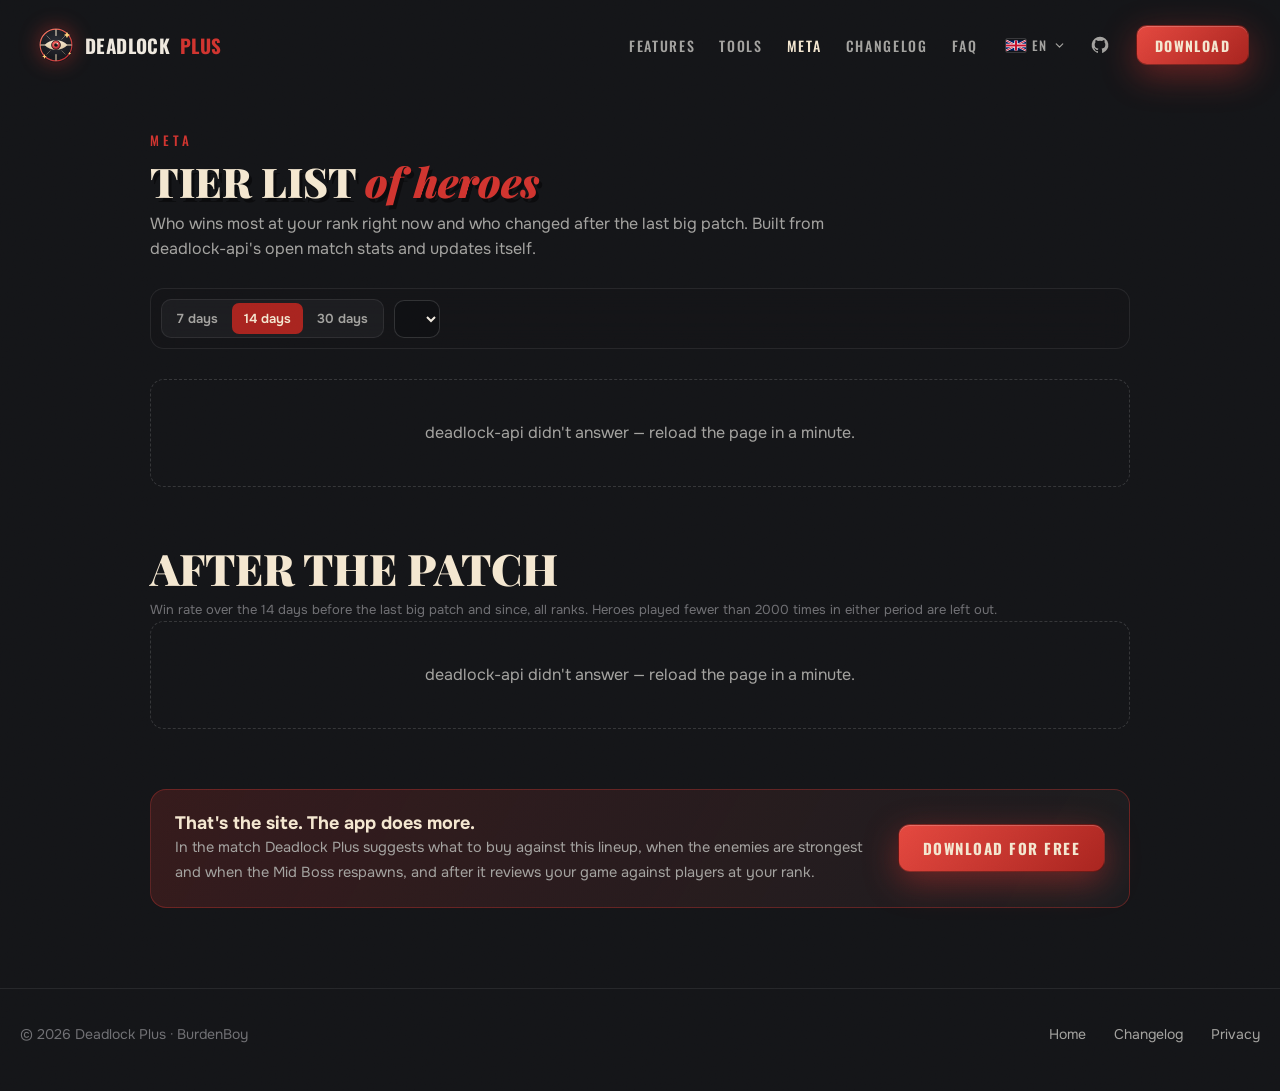
<file: meta.html>
<!doctype html>
<html lang="ru">
<head>
<meta charset="utf-8">
<meta name="viewport" content="width=device-width, initial-scale=1">
<title>Мета Deadlock — тир-лист героев и изменения после патча</title>
<meta name="description" content="Тир-лист героев Deadlock по рангам: винрейт и популярность за последние дни, кто стал сильнее и слабее после последнего большого патча. Обновляется сам по открытой статистике deadlock-api.">
<link rel="icon" href="assets/icon.svg" type="image/svg+xml">
<link rel="preconnect" href="https://fonts.googleapis.com">
<link rel="preconnect" href="https://fonts.gstatic.com" crossorigin>
<link rel="stylesheet" href="https://fonts.googleapis.com/css2?family=Onest:wght@400;500;600;700&family=Oswald:wght@500;700&family=Playfair+Display:ital,wght@0,900;1,900&display=swap">
<link rel="stylesheet" href="style.css?v=7c09d506">
</head>
<body>
<div class="grain" aria-hidden="true"></div>
<nav class="nav solid"><div class="pill">
  <a class="brand" href="./"><img src="assets/icon.svg" alt="" width="38" height="38">Deadlock <span>Plus</span></a>
  <div class="links"><a href="./#features">Функции</a><a href="./#tools">Инструменты</a><a href="meta.html" style="color:var(--cream)">Мета</a><a href="changelog.html">Изменения</a><a href="./#faq">Вопросы</a></div>
  <a class="btn acc small" href="./#download">Скачать</a>
</div></nav>

<main class="cl mt">
  <div class="kick">Мета</div>
  <h1 class="h2">Тир-лист <em>героев</em></h1>
  <p class="sub mt-lead">Кто сейчас выигрывает чаще всех на твоём ранге и кто изменился после последнего большого патча. Считается по открытой статистике матчей deadlock-api и обновляется сам.</p>
  <div class="cl-bar">
    <div class="seg2" id="mt-days"></div>
    <select id="mt-rank" class="mt-sel" aria-label="Ранг"></select>
    <span class="mt-n" id="mt-n"></span>
  </div>
  <div id="mt-tiers"><div class="mt-wait">Загружаю статистику…</div></div>

  <h2 class="mt-h">После патча <em id="mt-pd"></em></h2>
  <p class="mt-note">Винрейт за 14 дней до последнего большого патча и после него, все ранги. Герои, сыгранные меньше 2000 раз в каждом периоде, не учитываются.</p>
  <div id="mt-patch"><div class="mt-wait">Сравниваю винрейты…</div></div>

  <div class="mt-cta">
    <div><b>Это на сайте. В приложении — больше.</b><span>Deadlock Plus подсказывает в игре, что покупать против этого состава, когда сильнее враги и когда возрождается мид-босс, а после матча разбирает твою игру против игроков твоего ранга.</span></div>
    <a class="btn acc" href="./#download">Скачать бесплатно</a>
  </div>
</main>

<footer><div class="wrap">
  <span>© 2026 Deadlock Plus · BurdenBoy</span><span class="sp"></span>
  <a href="./">На главную</a>
  <a href="changelog.html">Изменения</a>
  <a href="privacy.html">Конфиденциальность</a>
</div></footer>
<script src="lang.js?v=5ca11d22"></script>
<script src="fx.js?v=adaf25cf"></script>
<script>
// Meta page: a hero tier list for a rank and period, and who moved after the last big patch,
// straight from deadlock-api's public analytics in the visitor's browser.
(function () {
  const API = "https://api.deadlock-api.com", DAY = 86400;
  const T = window.T || ((ru) => ru), EN = window.LANG === "en";
  const esc = (s) => String(s ?? "").replace(/[&<>"']/g, (c) => ({ "&": "&amp;", "<": "&lt;", ">": "&gt;", '"': "&quot;", "'": "&#39;" }[c]));
  const pct = (x, d = 1) => (x * 100).toFixed(d).replace(".", EN ? "." : ",") + "%";
  const num = (n) => Math.round(n).toLocaleString(EN ? "en-US" : "ru-RU");
  const get = async (p) => { const r = await fetch(API + p, { signal: AbortSignal.timeout(60000) }); if (!r.ok) throw new Error("HTTP " + r.status); return r.json(); };
  // whole days, so visitors repeat the same queries and deadlock-api answers from its cache
  const day = () => Math.floor(Date.now() / 1000 / DAY) * DAY;
  // win rate pulled toward 50% for small samples, so a hero with a few hundred games doesn't top the list
  const shrunk = (w, n) => (w + 250) / (n + 500);
  const TIERS = [["S", 0.15], ["A", 0.35], ["B", 0.65], ["C", 0.85], ["D", 1]];
  const Q = { days: 14, rank: "all" };
  let HEROES = null, RANKS = null;

  async function assets() {
    if (HEROES) return;
    const [h, r] = await Promise.all([get("/v1/assets/heroes?only_active=true"), get("/v1/assets/ranks")]);
    HEROES = {};
    h.filter((x) => x.player_selectable && !x.disabled).forEach((x) => (HEROES[x.id] = { name: x.name, img: (x.images || {}).icon_image_small || "" }));
    RANKS = r.filter((x) => x.tier >= 1).sort((a, b) => a.tier - b.tier);
    document.getElementById("mt-rank").innerHTML = `<option value="all">${T("Все ранги", "All ranks")}</option>` +
      RANKS.map((x) => `<option value="${x.tier}">${esc(x.name)}</option>`).join("");
  }

  async function tiers() {
    const box = document.getElementById("mt-tiers");
    box.innerHTML = `<div class="mt-wait">${T("Загружаю статистику…", "Loading stats…")}</div>`;
    try {
      await assets();
      let q = `?min_unix_timestamp=${day() - Q.days * DAY}`;
      // a rank and its neighbours: one rank alone is too few games for most heroes
      if (Q.rank !== "all") { const t = +Q.rank, lo = Math.max(1, t - 1), hi = Math.min(11, t + 1); q += `&min_average_badge=${lo * 10 + 1}&max_average_badge=${hi * 10 + 6}`; }
      const rows = (await get("/v1/analytics/hero-stats" + q)).filter((r) => HEROES[r.hero_id] && r.matches >= 50);
      const games = rows.reduce((a, r) => a + r.matches, 0) / 12 || 1;
      const list = rows.map((r) => ({ id: r.hero_id, wr: r.wins / r.matches, n: r.matches, pick: r.matches / games, s: shrunk(r.wins, r.matches) })).sort((a, b) => b.s - a.s);
      list.forEach((r, i) => (r.tier = TIERS.find(([, upto]) => (i + 1) / list.length <= upto)[0]));
      document.getElementById("mt-n").textContent = EN ? `${num(games)} matches` : `${num(games)} матчей`;
      box.innerHTML = TIERS.map(([t]) => {
        const hs = list.filter((r) => r.tier === t);
        return `<div class="mt-row t${t}"><div class="mt-t">${t}</div><div class="mt-hs">${hs.map((r) => {
          const h = HEROES[r.id];
          return `<div class="mt-hero" title="${esc(h.name)} — ${T("винрейт", "win rate")} ${pct(r.wr)}, ${T("в", "in")} ${Math.round(r.pick * 100)}% ${T("матчей", "of matches")}"><img src="${esc(h.img)}" alt="${esc(h.name)}" loading="lazy"><b>${esc(h.name)}</b><small class="${r.wr >= 0.5 ? "up" : "down"}">${pct(r.wr)}</small></div>`;
        }).join("")}</div></div>`;
      }).join("") + `<p class="mt-note">${T("Порядок — по винрейту с поправкой на число матчей: у героя с малым числом игр он сдвинут к 50%. S — лучшие 15% героев, D — последние 15%.", "Order — by win rate adjusted for the number of matches: a hero with few games is pulled toward 50%. S — the top 15% of heroes, D — the bottom 15%.")}</p>`;
    } catch (e) {
      box.innerHTML = `<div class="mt-wait">${T("deadlock-api сейчас не ответил — обнови страницу через минуту.", "deadlock-api didn't answer — reload the page in a minute.")}</div>`;
    }
  }

  async function patch() {
    const box = document.getElementById("mt-patch");
    try {
      await assets();
      const days = await get("/v1/patches/big-days");
      const t = Math.floor(new Date(days[0]).getTime() / 1000);
      document.getElementById("mt-pd").textContent = new Intl.DateTimeFormat(EN ? "en-GB" : "ru-RU", { day: "numeric", month: "long", year: "numeric" }).format(new Date(days[0]));
      // after the patch: up to the last 30 days, so an old patch isn't one huge query
      const from = Math.max(t, day() - 30 * DAY);
      const [before, after] = await Promise.all([
        get(`/v1/analytics/hero-stats?min_unix_timestamp=${t - 14 * DAY}&max_unix_timestamp=${t}`),
        get(`/v1/analytics/hero-stats?min_unix_timestamp=${from}`),
      ]);
      const b = {};
      before.forEach((d) => (b[d.hero_id] = d));
      const rows = after.filter((d) => HEROES[d.hero_id] && b[d.hero_id] && d.matches >= 2000 && b[d.hero_id].matches >= 2000)
        .map((d) => { const wa = d.wins / d.matches, wb = b[d.hero_id].wins / b[d.hero_id].matches; return { id: d.hero_id, wa, wb, dw: wa - wb }; });
      const up = [...rows].sort((x, y) => y.dw - x.dw).slice(0, 6), down = [...rows].sort((x, y) => x.dw - y.dw).slice(0, 6);
      const row = (r) => { const h = HEROES[r.id]; return `<div class="mt-d"><img src="${esc(h.img)}" alt="" loading="lazy"><span>${esc(h.name)}<small>${pct(r.wb)} → ${pct(r.wa)}</small></span><b class="${r.dw >= 0 ? "up" : "down"}">${r.dw >= 0 ? "+" : "−"}${Math.abs(r.dw * 100).toFixed(1).replace(".", EN ? "." : ",")}</b></div>`; };
      box.innerHTML = rows.length ? `<div class="mt-two"><div class="mt-col"><h3 class="up">▲ ${T("Стали сильнее", "Got stronger")}</h3>${up.map(row).join("")}</div><div class="mt-col"><h3 class="down">▼ ${T("Стали слабее", "Got weaker")}</h3>${down.map(row).join("")}</div></div>`
        : `<div class="mt-wait">${T("После патча ещё мало матчей — загляни через пару дней.", "Too few matches since the patch yet — check back in a couple of days.")}</div>`;
    } catch (e) {
      box.innerHTML = `<div class="mt-wait">${T("deadlock-api сейчас не ответил — обнови страницу через минуту.", "deadlock-api didn't answer — reload the page in a minute.")}</div>`;
    }
  }

  function bar() {
    document.getElementById("mt-days").innerHTML = [7, 14, 30].map((d) => `<button data-d="${d}" class="${Q.days === d ? "on" : ""}">${d} ${T("дней", "days")}</button>`).join("");
    document.querySelectorAll("#mt-days [data-d]").forEach((b) => (b.onclick = () => { Q.days = +b.dataset.d; bar(); tiers(); }));
  }
  document.getElementById("mt-rank").onchange = (e) => { Q.rank = e.target.value; tiers(); };
  bar();
  tiers();
  patch();
})();
</script>
</body>
</html>
</file>
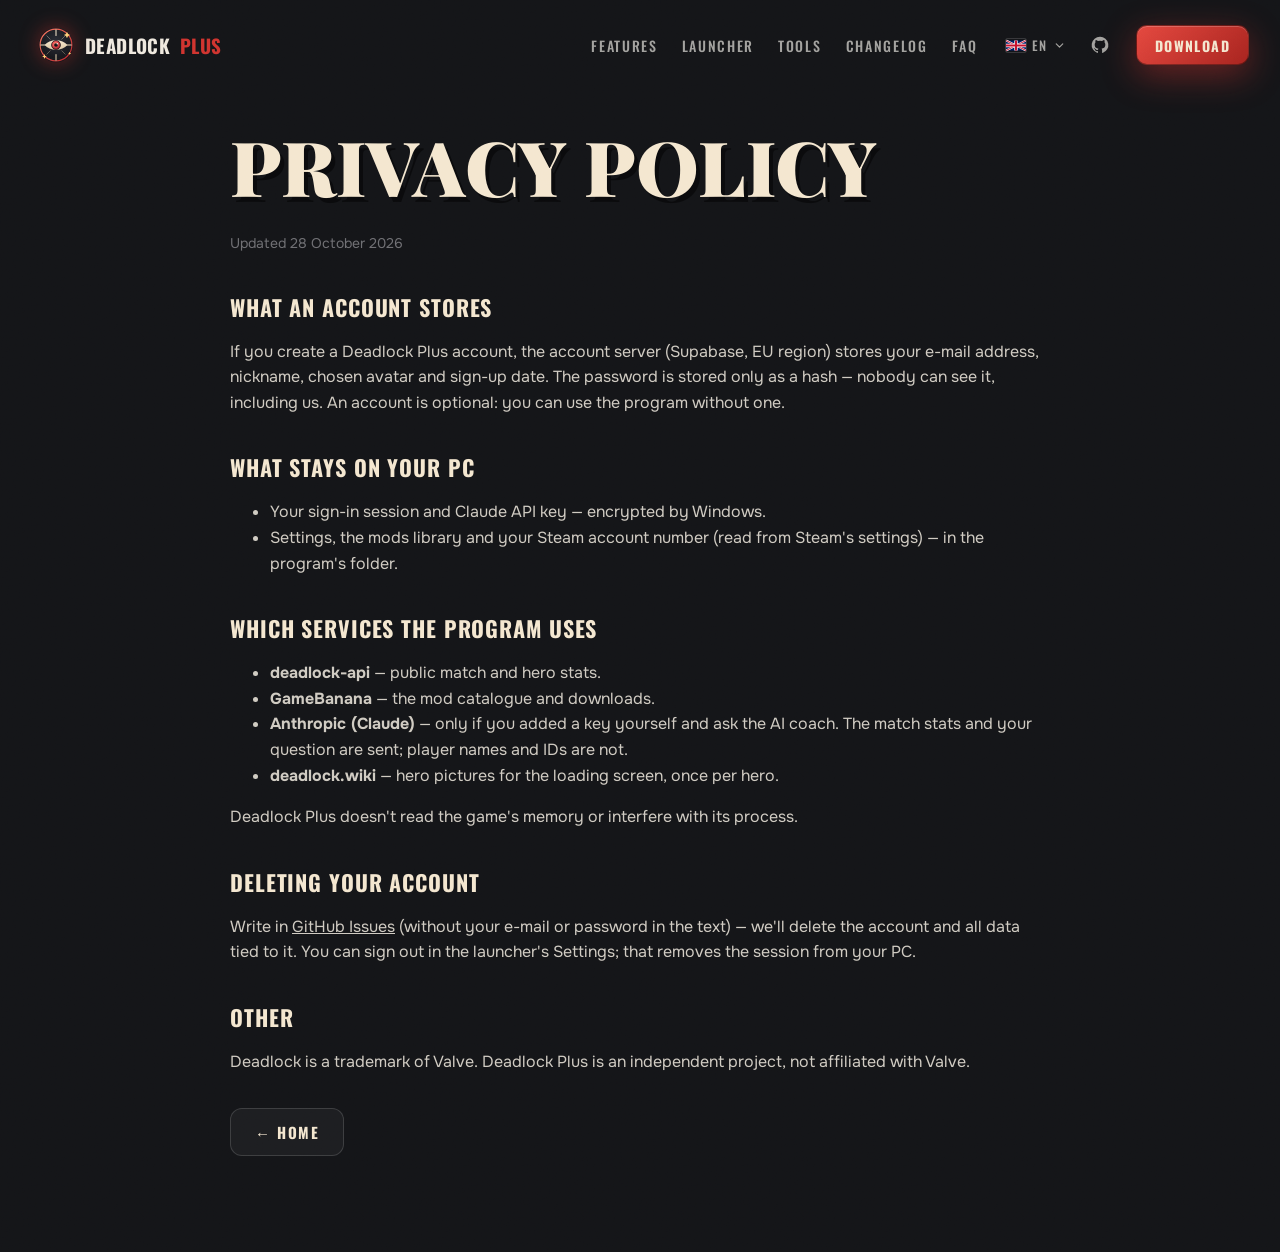
<file: privacy.html>
<!doctype html>
<html lang="ru">
<head>
<meta charset="utf-8">
<meta name="viewport" content="width=device-width, initial-scale=1">
<title>Deadlock Plus — политика конфиденциальности</title>
<link rel="icon" href="assets/icon.svg" type="image/svg+xml">
<link rel="preconnect" href="https://fonts.googleapis.com">
<link rel="preconnect" href="https://fonts.gstatic.com" crossorigin>
<link rel="stylesheet" href="https://fonts.googleapis.com/css2?family=Onest:wght@400;500;600;700&family=Oswald:wght@500;700&family=Playfair+Display:wght@900&display=swap">
<link rel="stylesheet" href="style.css?v=7c09d506">
</head>
<body>
<div class="grain" aria-hidden="true"></div>
<nav class="nav solid"><div class="pill">
  <a class="brand" href="./"><img src="assets/icon.svg" alt="" width="38" height="38">Deadlock <span>Plus</span></a>
  <div class="links"><a href="./#features">Функции</a><a href="./#shots">Лаунчер</a><a href="./#tools">Инструменты</a><a href="changelog.html">Изменения</a><a href="./#faq">Вопросы</a></div>
  <a class="btn acc small" href="./#download">Скачать</a>
</div></nav>
<main class="doc">
  <h1>Политика конфиденциальности</h1>
  <p class="upd">Обновлено 28 октября 2026 г.</p>

  <h2>Что хранится в аккаунте</h2>
  <p>Если ты создаёшь аккаунт Deadlock Plus, на сервере аккаунтов (Supabase, регион ЕС) хранятся: адрес почты, ник, выбранный аватар и дата регистрации. Пароль хранится только в виде хеша — его не видит никто, включая нас. Аккаунт необязателен: программой можно пользоваться без него.</p>

  <h2>Что остаётся на твоём компьютере</h2>
  <ul>
    <li>Сессия входа и ключ Claude API — в зашифрованном виде, средствами Windows.</li>
    <li>Настройки, библиотека модов, номер аккаунта Steam (берётся из настроек Steam) — в папке программы.</li>
  </ul>

  <h2>Какие сервисы использует программа</h2>
  <ul>
    <li><b>deadlock-api</b> — публичная статистика матчей и героев.</li>
    <li><b>GameBanana</b> — каталог и скачивание модов.</li>
    <li><b>Anthropic (Claude)</b> — только если ты сам добавил ключ и задаёшь вопрос AI-тренеру. Отправляется статистика матча и твой вопрос; ники и ID игроков не отправляются.</li>
    <li><b>deadlock.wiki</b> — картинки героев для экрана загрузки, один раз на героя.</li>
  </ul>
  <p>Deadlock Plus не читает память игры и не вмешивается в её процесс.</p>

  <h2>Удаление аккаунта</h2>
  <p>Напиши в <a href="https://github.com/BurdenBoy/deadlockplus/issues">разделе Issues на GitHub</a> (без почты и пароля в тексте) — удалим аккаунт и все связанные с ним данные. Выйти из аккаунта можно в Настройках лаунчера, сессия на компьютере при этом удаляется.</p>

  <h2>Прочее</h2>
  <p>Deadlock — товарный знак Valve. Deadlock Plus — независимый проект и не связан с Valve.</p>
  <p style="margin-top:34px"><a class="btn" href="./">← На главную</a></p>
</main>
<script src="lang.js?v=5ca11d22"></script>
<script src="fx.js?v=adaf25cf"></script>
</body>
</html>
</file>
<file: style.css>
/* Deadlock Plus site, styled after Deadlock's hero select screen: charcoal background with thin
   occult rings, two-tone halftone posters cut on a diagonal, cream serif names, red tag labels and
   round ability icons — plus floating cards and crossing marquee tapes. */
:root{
  --char:#141518;--char-2:#1b1c21;--ink:#0d0d10;--cream:#f4e7d0;--red:#d0342f;--red-2:#a8241f;--navy:#23394b;--green:#4ff0a0;
  --fg:#efe9df;--muted:#a3a29f;--faint:#6f6f73;--line:rgba(255,255,255,.08);--line-2:rgba(255,255,255,.14);
  --serif:"Playfair Display",Georgia,serif;--cond:"Oswald","Arial Narrow",sans-serif;
  color-scheme:dark;
}
*{box-sizing:border-box}
html{scroll-behavior:smooth;scroll-padding-top:90px}
body{margin:0;background:var(--char);color:var(--fg);font:16px/1.6 "Onest",system-ui,"Segoe UI",sans-serif;-webkit-font-smoothing:antialiased;overflow-x:hidden}
img{display:block;max-width:100%}
a{color:inherit}
button{font:inherit;color:inherit}
::selection{background:var(--red);color:var(--cream)}
.wrap{width:min(1240px,100% - 32px);margin:0 auto}

/* paper grain over everything */
.grain{position:fixed;inset:-50%;z-index:100;pointer-events:none;opacity:.06;mix-blend-mode:overlay;animation:grain .6s steps(4) infinite;
  background-image:url("data:image/svg+xml;utf8,<svg xmlns='http://www.w3.org/2000/svg' width='220' height='220'><filter id='n'><feTurbulence type='fractalNoise' baseFrequency='.85' numOctaves='3' stitchTiles='stitch'/></filter><rect width='100%' height='100%' filter='url(%23n)'/></svg>")}
@keyframes grain{0%{transform:translate(0,0)}25%{transform:translate(-3%,2%)}50%{transform:translate(2%,-3%)}75%{transform:translate(-2%,-1%)}}

/* thin rotating rings, like the hero select background */
.rings{position:absolute;pointer-events:none;z-index:-1;aspect-ratio:1;opacity:.9}
.rings svg{width:100%;height:100%;overflow:visible}
.rings .r1{animation:spin 140s linear infinite;transform-origin:center}
.rings .r2{animation:spin 100s linear infinite reverse;transform-origin:center}
@keyframes spin{to{transform:rotate(360deg)}}

/* nav: floating glass pill */
.nav{position:fixed;top:14px;left:0;right:0;z-index:50;pointer-events:none}
.nav .pill{pointer-events:auto;width:min(1240px,100% - 24px);margin:0 auto;display:flex;align-items:center;gap:18px;height:62px;padding:0 10px 0 16px;border-radius:18px;
  border:1px solid transparent;transition:background .3s,border-color .3s,box-shadow .3s}
.nav.solid .pill{background:rgba(20,21,24,.78);backdrop-filter:blur(16px);-webkit-backdrop-filter:blur(16px);border-color:var(--line-2);box-shadow:0 18px 50px rgba(0,0,0,.45)}
.brand{display:flex;align-items:center;gap:10px;text-decoration:none;font:700 19px var(--cond);letter-spacing:.02em;text-transform:uppercase;white-space:nowrap}
.brand svg,.brand img{width:38px;height:38px;filter:drop-shadow(0 0 10px rgba(208,52,47,.45))}
.brand span{color:var(--red)}
.ver{font:500 12px var(--cond);letter-spacing:.14em;text-transform:uppercase;color:var(--muted);border:1px solid var(--line-2);border-radius:99px;padding:4px 11px;white-space:nowrap}
.nav .links{display:flex;gap:24px;margin-left:auto}
.nav .links a{text-decoration:none;color:var(--muted);font:500 14px var(--cond);letter-spacing:.12em;text-transform:uppercase;transition:color .2s;position:relative}
.nav .links a::after{content:"";position:absolute;left:0;right:0;bottom:-6px;height:2px;background:var(--red);transform:scaleX(0);transition:transform .25s}
.nav .links a:hover{color:var(--cream)}
.nav .links a:hover::after{transform:scaleX(1)}

/* buttons */
.btn{display:inline-flex;align-items:center;justify-content:center;gap:10px;height:48px;padding:0 24px;border-radius:12px;border:1px solid var(--line-2);position:relative;overflow:hidden;
  background:rgba(255,255,255,.04);color:var(--cream);font:700 15px var(--cond);letter-spacing:.1em;text-transform:uppercase;text-decoration:none;cursor:pointer;
  transition:transform .2s,background .2s,box-shadow .2s;white-space:nowrap}
.btn:hover{background:rgba(255,255,255,.09);transform:translateY(-2px)}
.btn.acc{background:linear-gradient(135deg,#e5483f,var(--red-2));border-color:rgba(0,0,0,.4);box-shadow:0 10px 34px rgba(208,52,47,.45),inset 0 1px 0 rgba(255,255,255,.2)}
.btn.acc:hover{box-shadow:0 14px 44px rgba(208,52,47,.65),inset 0 1px 0 rgba(255,255,255,.2)}
.btn.acc::after{content:"";position:absolute;top:0;bottom:0;left:-40%;width:35%;background:linear-gradient(90deg,transparent,rgba(255,255,255,.3),transparent);transform:skewX(-18deg);animation:shine 3.4s ease-in-out infinite}
@keyframes shine{0%,60%{left:-40%}100%{left:130%}}
.btn.big{height:58px;padding:0 30px;font-size:17px;border-radius:14px}
.btn.small{height:40px;padding:0 18px;font-size:14px;border-radius:11px}
.btn svg{width:20px;height:20px;flex:0 0 auto}

/* red tag labels */
.tags{display:flex;flex-wrap:wrap;gap:10px}
.tags span,.tag{display:inline-block;padding:5px 14px 4px;background:var(--tag,var(--red-2));color:var(--cream);font:700 clamp(15px,1.4vw,21px)/1.15 var(--cond);letter-spacing:.04em;text-transform:uppercase;
  box-shadow:3px 4px 0 rgba(0,0,0,.45);position:relative}
.tags span::after,.tag::after{content:"";position:absolute;inset:0;opacity:.18;background:radial-gradient(circle,#000 1.1px,transparent 1.4px) 0 0/6px 6px}
.hero .tags span{transform-origin:left center}
.tags span:nth-child(1){transform:rotate(-2.5deg)}
.tags span:nth-child(2){transform:rotate(1.8deg) translateY(3px)}
.tags span:nth-child(3){transform:rotate(-1.4deg)}

/* round ability icons */
.ab{--s:56px;width:var(--s);height:var(--s);border-radius:50%;display:grid;place-items:center;flex:0 0 auto;background:var(--abc,var(--red-2));
  border:3px solid var(--ink);box-shadow:inset 0 0 0 4px rgba(0,0,0,.18),3px 4px 0 rgba(0,0,0,.4);color:var(--cream);transition:transform .3s cubic-bezier(.3,1.6,.5,1)}
.ab svg{width:56%;height:56%;fill:none;stroke:currentColor;stroke-width:2.1;stroke-linecap:round;stroke-linejoin:round}
.ab:hover{transform:scale(1.12) rotate(-6deg)}

/* ---------- hero ---------- */
.hero{position:relative;min-height:100vh;display:flex;align-items:center;overflow:hidden;padding:120px 0 80px;isolation:isolate}
.hero .rings{width:min(1100px,120vw);left:-22%;top:50%;transform:translateY(-50%)}
.hero-poster{position:absolute;z-index:-2;top:0;bottom:0;right:0;width:54%;clip-path:polygon(22% 0,100% 0,100% 100%,0 100%);background:#23394b;
  animation:posterIn 1.1s cubic-bezier(.2,.8,.2,1) both}
.hero-poster img{width:100%;height:100%;object-fit:cover}
.hero-poster::after{content:"";position:absolute;inset:0;background:linear-gradient(90deg,rgba(20,21,24,.35),transparent 40%),linear-gradient(0deg,rgba(20,21,24,.7),transparent 30%)}
@keyframes posterIn{from{clip-path:polygon(100% 0,100% 0,100% 100%,100% 100%)}}
.hero-edge{position:absolute;z-index:-1;top:0;bottom:0;right:54%;width:0}
.hero-grid{display:grid;grid-template-columns:minmax(0,1fr) minmax(0,1.05fr);gap:56px;align-items:center}
.badge{display:inline-flex;align-items:center;gap:10px;padding:7px 14px;border-radius:99px;border:1px solid rgba(208,52,47,.35);background:rgba(208,52,47,.1);
  font:500 12.5px var(--cond);letter-spacing:.16em;text-transform:uppercase;color:#ff8a7e}
.badge i{width:7px;height:7px;border-radius:50%;background:var(--red);box-shadow:0 0 10px var(--red);animation:blink 2s ease-in-out infinite}
@keyframes blink{50%{opacity:.3}}
/* the title never breaks inside a word: it shrinks with its column ("DEADLOCK" is ~5.9em wide) */
.hero-grid > div:first-child{container-type:inline-size;min-width:0}
h1.title{margin:22px 0 0 -.03em;font:900 min(clamp(52px,6.3vw,116px),16cqi)/.9 var(--serif);text-transform:uppercase;letter-spacing:-.005em;color:var(--cream);text-shadow:5px 6px 0 rgba(0,0,0,.55)}
h1.title > span{display:block;white-space:nowrap}
h1.title .l{display:inline-block;opacity:0;transform:translateY(46px) rotate(5deg);animation:letter .75s cubic-bezier(.2,1.3,.3,1) forwards}
h1.title .p{color:var(--red)}
@keyframes letter{to{opacity:1;transform:none}}
.hero .tags{margin-top:22px}
.lead{margin:26px 0 0;max-width:540px;font-size:clamp(17px,1.4vw,19.5px);color:#d9d3c9}
.lead b{color:var(--cream)}
.cta{display:flex;flex-wrap:wrap;gap:12px;margin-top:32px}
/* hero: text above the floating cards; the two buttons share the column, so when they wrap they line up */
.hero-grid{position:relative;z-index:2}
.hero .cta .btn{flex:1 1 auto;justify-content:center}
.meta{margin-top:16px;font-size:13.5px;color:var(--faint)}
.meta b{color:var(--muted);font-weight:600}
.hero-shot{position:relative;perspective:1500px}
.print{position:relative;border:6px solid var(--cream);border-radius:6px;box-shadow:12px 14px 0 rgba(0,0,0,.55),0 40px 110px rgba(0,0,0,.6);
  transform:rotate(2.2deg) rotateY(-8deg);transition:transform .7s cubic-bezier(.2,.8,.2,1);background:#111;animation:printIn 1.1s .35s cubic-bezier(.2,.8,.2,1) both}
.print img{width:100%;height:auto}
.print::before{content:"";position:absolute;z-index:2;top:-18px;left:50%;width:120px;height:30px;margin-left:-60px;background:rgba(244,231,208,.55);transform:rotate(-3deg);box-shadow:0 2px 6px rgba(0,0,0,.25)}
.hero-shot:hover .print{transform:rotate(0) rotateY(0)}
@keyframes printIn{from{opacity:0;transform:rotate(9deg) translateY(60px) scale(.92)}}
.hero-shot .abils{position:absolute;right:4%;bottom:-34px;display:flex;gap:12px;z-index:3}
.hero-shot .abils .ab{animation:abIn .6s cubic-bezier(.3,1.6,.5,1) both}
@keyframes abIn{from{opacity:0;transform:scale(.3)}}

/* floating feature cards around the hero */
.floaters{position:absolute;inset:0;z-index:-1;pointer-events:none}
.fl{position:absolute;width:clamp(64px,6.4vw,108px);border-radius:8px;box-shadow:0 20px 40px rgba(0,0,0,.5);opacity:.95;
  transform:translate(var(--px,0),var(--py,0)) rotate(var(--r));animation:drift var(--d,9s) ease-in-out infinite alternate;transition:transform .4s ease-out}
.fl.dim{filter:blur(1.5px) brightness(.7);opacity:.7}
@keyframes drift{to{translate:0 -18px}}

/* ---------- crossing marquee tapes ---------- */
.tapes{position:relative;height:150px;margin:10px 0 0;overflow:hidden}
.tape{position:absolute;left:-5%;right:-5%;top:50%;height:52px;display:flex;align-items:center;overflow:hidden;box-shadow:0 10px 30px rgba(0,0,0,.4)}
.tape.a{background:var(--red-2);color:var(--cream);transform:translateY(-50%) rotate(-3deg)}
.tape.b{background:var(--cream);color:var(--ink);transform:translateY(-50%) rotate(2.4deg)}
.tape .run{display:flex;flex:0 0 auto;white-space:nowrap;font:700 22px var(--cond);letter-spacing:.08em;text-transform:uppercase;animation:run 38s linear infinite}
.tape.b .run{animation-direction:reverse;animation-duration:44s}
.tape .run span{padding:0 18px}
.tape .run span::after{content:"✦";padding-left:36px;opacity:.75}
@keyframes run{to{transform:translateX(-50%)}}

/* ---------- section headers ---------- */
.sec{padding:110px 0;position:relative}
.kick{font:500 13px var(--cond);letter-spacing:.3em;text-transform:uppercase;color:var(--red)}
.h2{margin:12px 0 0;font:900 clamp(40px,5.4vw,84px)/.95 var(--serif);color:var(--cream);text-transform:uppercase;text-shadow:4px 5px 0 rgba(0,0,0,.5)}
.h2 em{color:var(--red);font-style:italic;text-transform:none}
.center{text-align:center}
.center p.sub{margin:16px auto 0;max-width:640px;color:var(--muted);font-size:18px}

/* ---------- select a feature ---------- */
.sel{display:grid;grid-template-columns:minmax(0,.86fr) minmax(0,1.14fr);gap:0;align-items:stretch;border-radius:22px;overflow:hidden;
  border:1px solid var(--line-2);background:var(--char-2);box-shadow:0 40px 110px rgba(0,0,0,.5);position:relative;isolation:isolate}
.sel-left{padding:34px 34px 30px;position:relative;z-index:2;display:flex;flex-direction:column}
.sel-left .rings{width:150%;left:-40%;top:-10%}
.sel-h{margin:0;font:700 clamp(30px,3vw,46px)/1 var(--cond);letter-spacing:.02em;text-transform:uppercase;color:#8e9197}
.sel-grid{display:grid;grid-template-columns:repeat(5,minmax(0,1fr));gap:10px;margin-top:22px}
.pick{appearance:none;border:0;padding:0;background:none;cursor:pointer;position:relative;border-radius:6px;aspect-ratio:3/4;
  transition:transform .35s cubic-bezier(.3,1.5,.5,1),filter .3s,box-shadow .3s;filter:brightness(.78) saturate(.85)}
.pick img{width:100%;height:100%;border-radius:6px}
.pick:hover{filter:none;transform:translateY(-4px)}
.pick:focus-visible{outline:2px solid var(--green);outline-offset:3px}
.pick.on{filter:none;z-index:2;transform:scale(1.16) rotate(-4deg);box-shadow:0 0 0 2.5px var(--green),0 0 30px rgba(79,240,160,.55),0 14px 30px rgba(0,0,0,.6)}
.pick .nm{position:absolute;left:0;right:0;bottom:6px;text-align:center;font:700 11px var(--cond);letter-spacing:.06em;text-transform:uppercase;color:var(--cream);text-shadow:0 1px 3px #000;pointer-events:none}
.sel-info{margin-top:auto;padding-top:28px}
.sel-info b{display:block;font:700 clamp(19px,1.6vw,23px)/1.25 "Onest",sans-serif;color:var(--cream)}
.sel-info p{margin:8px 0 0;color:var(--muted);font-size:15.5px;max-width:460px;min-height:3.2em}
.sel-info .bar{display:flex;gap:6px;margin-top:18px}
.sel-info .bar i{flex:1;height:3px;border-radius:2px;background:rgba(255,255,255,.1);overflow:hidden;position:relative}
.sel-info .bar i.done{background:rgba(255,255,255,.35)}
.sel-info .bar i.on::after{content:"";position:absolute;inset:0;background:var(--green);transform-origin:left;animation:prog var(--t,5s) linear forwards}
.sel.paused .sel-info .bar i.on::after{animation-play-state:paused}
@keyframes prog{from{transform:scaleX(0)}}
.sel-poster{position:relative;min-height:600px;margin-left:-150px;clip-path:polygon(150px 0,100% 0,100% 100%,0 100%);background:var(--c2,#23394b);transition:background .5s}
.sel-poster .art{position:absolute;inset:0}
.sel-poster .art img{position:absolute;inset:0;width:100%;height:100%;object-fit:cover;object-position:40% 40%;transition:opacity .55s,transform 1.2s cubic-bezier(.2,.8,.2,1)}
.sel-poster .art img.out{opacity:0;transform:scale(1.06) translateX(30px)}
.sel-poster::before{content:"";position:absolute;z-index:3;inset:0;background:var(--ink);clip-path:polygon(150px 0,157px 0,7px 100%,0 100%)}
.sel-poster::after{content:"";position:absolute;inset:0;background:linear-gradient(0deg,rgba(13,13,16,.55),transparent 45%)}
.sp-txt{position:absolute;z-index:2;right:40px;bottom:36px;left:170px;display:flex;flex-direction:column;align-items:flex-end;text-align:right}
.sp-num{font:500 13px var(--cond);letter-spacing:.3em;color:rgba(244,231,208,.7);margin-bottom:6px}
.sp-name{margin:0;font:900 clamp(56px,6.6vw,118px)/.9 var(--serif);text-transform:uppercase;color:var(--cream);text-shadow:6px 7px 0 rgba(0,0,0,.6)}
.sp-name.go{animation:nameIn .7s cubic-bezier(.2,.8,.2,1) both}
@keyframes nameIn{from{opacity:0;transform:translateX(50px);clip-path:inset(-30% -10% -30% 100%)}to{clip-path:inset(-30% -10% -30% -10%)}}
.sp-tags{justify-content:flex-end;margin-top:16px}
.sp-tags span{--tag:color-mix(in srgb,var(--c1) 80%,#000)}
.sp-tags.go span{animation:tagIn .6s cubic-bezier(.3,1.5,.5,1) both}
.sp-tags.go span:nth-child(2){animation-delay:.08s}
.sp-tags.go span:nth-child(3){animation-delay:.16s}
@keyframes tagIn{from{opacity:0;translate:0 20px}}
.sp-abs{display:flex;gap:12px;margin-top:22px}
.sp-abs .ab{--abc:color-mix(in srgb,var(--c1) 76%,#000)}
.sp-abs.go .ab{animation:abIn .55s cubic-bezier(.3,1.6,.5,1) both}
.sp-abs.go .ab:nth-child(2){animation-delay:.07s}
.sp-abs.go .ab:nth-child(3){animation-delay:.14s}
.sp-abs.go .ab:nth-child(4){animation-delay:.21s}

/* ---------- launcher screenshots ---------- */
.tabs{display:flex;justify-content:center;flex-wrap:wrap;gap:8px;margin:34px 0 26px}
.tabs button{border:1px solid var(--line-2);background:rgba(255,255,255,.03);border-radius:99px;padding:9px 18px;cursor:pointer;
  font:500 14px var(--cond);letter-spacing:.12em;text-transform:uppercase;color:var(--muted);transition:all .25s}
.tabs button:hover{color:var(--cream);border-color:rgba(255,255,255,.3)}
.tabs button.on{background:var(--red-2);border-color:var(--red-2);color:var(--cream);box-shadow:0 8px 26px rgba(208,52,47,.45)}
.screen{position:relative;max-width:1060px;margin:0 auto;border-radius:18px;padding:10px;background:linear-gradient(180deg,rgba(208,52,47,.5),rgba(208,52,47,.08));
  box-shadow:0 0 90px rgba(208,52,47,.25),0 50px 120px rgba(0,0,0,.6)}
.screen .inner{position:relative;border-radius:10px;overflow:hidden;background:#0e0e11;aspect-ratio:1220/790}
.screen img{position:absolute;inset:0;width:100%;height:100%;object-fit:cover;object-position:top;transition:opacity .45s,transform .7s cubic-bezier(.2,.8,.2,1)}
.screen img.out{opacity:0;transform:scale(1.03)}
.screen .cap{margin:14px 6px 2px;font-size:14px;color:var(--muted);text-align:center}

/* ---------- safety: three abilities ---------- */
.safe{display:grid;grid-template-columns:repeat(3,minmax(0,1fr));gap:18px;margin-top:44px}
.safe > div{padding:28px 26px;border-radius:18px;border:1px solid var(--line);background:linear-gradient(180deg,rgba(255,255,255,.035),rgba(255,255,255,.01));transition:border-color .3s,transform .3s}
.safe > div:hover{border-color:rgba(79,240,160,.35);transform:translateY(-4px)}
.safe .ab{--s:64px;--abc:#1d5c45}
.safe h3{margin:18px 0 0;font:700 21px var(--cond);letter-spacing:.04em;text-transform:uppercase;color:var(--cream)}
.safe p{margin:8px 0 0;color:var(--muted);font-size:15px}

/* ---------- download poster ---------- */
.dl{position:relative;overflow:hidden;border-radius:24px;border:1px solid var(--line-2);background:var(--char-2);isolation:isolate;display:grid;grid-template-columns:minmax(0,1.1fr) minmax(0,.9fr);min-height:440px}
.dl-txt{padding:56px 40px 52px 52px;position:relative;z-index:2}
.dl .h2{font-size:clamp(46px,6vw,100px)}
.dl .h2 span{color:var(--red)}
.dl .tags{margin-top:18px}
.dl p{margin:22px 0 0;max-width:520px;color:var(--muted)}
.dl .note{margin-top:20px;font-size:13.5px;color:var(--faint);max-width:470px}
.dl .note b{color:var(--muted)}
.dl-art{position:relative;margin-left:-90px;clip-path:polygon(120px 0,100% 0,100% 100%,0 100%)}
.dl-art img{position:absolute;inset:0;width:100%;height:100%;object-fit:cover}
.dl-art .ab{position:absolute;--s:clamp(110px,12vw,170px);left:52%;top:50%;translate:-50% -50%;animation:bob 5s ease-in-out infinite}
.dl-art .ab svg{stroke-width:1.8}
@keyframes bob{50%{translate:-50% calc(-50% - 12px)}}

footer{border-top:1px solid var(--line);padding:34px 0 46px;color:var(--faint);font-size:14px}
footer .wrap{display:flex;flex-wrap:wrap;gap:16px 28px;align-items:center}
footer a{color:var(--muted);text-decoration:none}
footer a:hover{color:var(--cream)}
footer .sp{flex:1}

/* entrance on scroll */
.rv{opacity:0;transform:translateY(34px);transition:opacity .8s cubic-bezier(.2,.8,.2,1),transform .8s cubic-bezier(.2,.8,.2,1)}
.rv.in{opacity:1;transform:none}

/* ---------- simple pages (auth, privacy) ---------- */
.page{min-height:100vh;display:grid;place-items:center;padding:110px 16px 60px;position:relative;isolation:isolate;overflow:hidden}
.page .rings{width:min(1000px,140vw);left:50%;top:50%;translate:-50% -50%}
.glass{width:min(520px,100%);padding:38px 34px 30px;border-radius:22px;text-align:center;background:rgba(27,28,33,.8);border:1px solid var(--line-2);
  backdrop-filter:blur(20px);-webkit-backdrop-filter:blur(20px);box-shadow:0 40px 110px rgba(0,0,0,.55);animation:pop .6s cubic-bezier(.2,.9,.25,1.15) both}
@keyframes pop{from{opacity:0;transform:translateY(16px) scale(.97)}to{opacity:1;transform:none}}
.glass .ic{width:74px;height:74px;margin:0 auto 20px;border-radius:50%;display:grid;place-items:center;background:var(--red-2);color:var(--cream);border:3px solid var(--ink);box-shadow:3px 4px 0 rgba(0,0,0,.4)}
.glass .ic svg{width:36px;height:36px}
.glass .ic.ok{background:#1d5c45}
.glass h1{margin:0;font:900 clamp(34px,5vw,50px)/1 var(--serif);text-transform:uppercase;color:var(--cream)}
.glass p{color:var(--muted);margin:16px 0 0}
.glass .cta{justify-content:center;margin-top:26px}
.glass small{display:block;margin-top:20px;color:var(--faint);font-size:13px}
.form{display:flex;flex-direction:column;gap:12px;margin-top:24px;text-align:left}
.form label{display:flex;flex-direction:column;gap:6px;font-size:13px;font-weight:600;color:var(--muted)}
.form input{height:46px;border-radius:12px;border:1px solid var(--line-2);background:rgba(0,0,0,.35);color:var(--fg);padding:0 14px;font:15px "Onest",sans-serif;outline:none}
.form input:focus{border-color:var(--red)}
.err{min-height:20px;color:#ff8a8d;font-weight:600;font-size:14px;margin-top:6px}
.or{display:flex;align-items:center;gap:12px;margin:22px 0 4px;color:var(--faint);font-size:13px}
.or::before,.or::after{content:"";flex:1;height:1px;background:var(--line-2)}
.doc{width:min(820px,100% - 32px);margin:0 auto;padding:130px 0 80px}
.doc h1{font:900 clamp(38px,6vw,76px)/.95 var(--serif);text-transform:uppercase;color:var(--cream);margin:0 0 30px;text-shadow:4px 5px 0 rgba(0,0,0,.5)}
.doc h2{font:700 22px var(--cond);letter-spacing:.04em;text-transform:uppercase;color:var(--cream);margin:36px 0 8px}
.doc p,.doc li{color:#d0cbc2}
.doc .upd{color:var(--faint);font-size:14px}

@media (max-width:1000px){
  .hero-grid{grid-template-columns:1fr;gap:70px}
  .hero-poster{top:auto;height:min(46%,520px);width:100%;clip-path:polygon(0 14%,100% 0,100% 100%,0 100%)}
  @keyframes posterIn{from{clip-path:polygon(0 100%,100% 100%,100% 100%,0 100%)}}
  .sel{grid-template-columns:1fr}
  .sel-poster{margin-left:0;min-height:0;aspect-ratio:4/3;clip-path:polygon(0 8%,100% 0,100% 100%,0 100%)}
  .sel-poster::before{display:none}
  .sp-txt{left:20px;right:22px;bottom:22px}
  .dl{grid-template-columns:1fr}
  .dl-art{margin:0;height:260px;clip-path:polygon(0 14%,100% 0,100% 100%,0 100%)}
  .dl-txt{padding:44px 24px 10px}
  .safe{grid-template-columns:1fr}
}
@media (max-width:760px){
  .nav .links,.ver,.floaters{display:none}
  .hero-poster{height:400px}
  .nav .pill{gap:10px;justify-content:space-between}
  h1.title{font-size:13vw}
  .sel-left{padding:24px 16px 22px}
  .sel-grid{gap:7px}
  .pick .nm{display:none}
  .sp-name{font-size:12vw}
  .sel-poster{aspect-ratio:1}
  .sel-poster .art img{object-position:50% 10%}
  .sp-tags span{font-size:13px;padding:4px 10px 3px}
  .sp-tags{gap:7px;margin-top:10px}
  .sp-abs{margin-top:14px;gap:9px}
  .sp-abs .ab{--s:44px}
  .tags span{font-size:15px}
  .tape .run{font-size:17px}
  .tapes{height:120px}
  .tape{height:42px}
  .hero-shot .abils .ab{--s:44px}
  .sec{padding:80px 0}
}
/* lite: phones and weak PCs (set by fx.js) */
html.lite .grain{animation:none}
html.lite .fl{animation:none}
html.lite .fl.dim{filter:brightness(.7)}
html.lite .rings .r1,html.lite .rings .r2{animation:none}
@media (prefers-reduced-motion:reduce){*{animation:none!important;transition:none!important}.rv{opacity:1;transform:none}h1.title .l{opacity:1;transform:none}}

/* ---------- demo toast on the launcher screenshot ---------- */
.screen .inner{position:relative}
.demo-toast{position:absolute;right:18px;bottom:18px;display:flex;gap:12px;align-items:center;min-width:250px;padding:12px 14px;border-radius:12px;
  background:rgba(22,23,27,.94);border:1px solid var(--line-2);box-shadow:0 16px 40px rgba(0,0,0,.55);opacity:0;transform:translateY(16px);transition:opacity .4s,transform .5s cubic-bezier(.3,1.4,.5,1)}
.demo-toast.show{opacity:1;transform:none}
.dt-ic{width:30px;height:30px;border-radius:50%;flex:0 0 auto;border:3px solid rgba(208,52,47,.3);border-top-color:var(--red);animation:spin .8s linear infinite}
.demo-toast.done .dt-ic{animation:none;border:0;background:#1d5c45 url("data:image/svg+xml;utf8,<svg xmlns='http://www.w3.org/2000/svg' viewBox='0 0 24 24' fill='none' stroke='%23f4e7d0' stroke-width='3' stroke-linecap='round' stroke-linejoin='round'><path d='M5 12.5l4.5 4.5L19 7'/></svg>") center/60% no-repeat}
.demo-toast b{display:block;font:700 13px "Onest",sans-serif;color:var(--cream)}
.demo-toast small{display:block;font-size:12px;color:var(--muted)}
.dt-bar{display:block;height:4px;margin-top:7px;border-radius:2px;background:rgba(255,255,255,.1);overflow:hidden}
.dt-bar i{display:block;height:100%;width:0;background:var(--red);transition:width 1.8s linear}
.demo-toast.run .dt-bar i{width:100%}
.demo-toast.done .dt-bar{opacity:0}

/* ---------- stats strip ---------- */
.stats-sec{padding:10px 0 40px}
.stats{display:grid;grid-template-columns:repeat(4,minmax(0,1fr));gap:14px}
.stat{padding:22px 22px 20px;border-radius:16px;border:1px solid var(--line);background:linear-gradient(180deg,rgba(255,255,255,.04),rgba(255,255,255,.01))}
.stat small{display:block;font:500 13px "Onest",sans-serif;color:var(--muted)}
.stat b{display:block;margin:6px 0 4px;font:900 clamp(30px,3.2vw,46px)/1 var(--serif);color:var(--cream)}
.stat span,.stat a{font-size:13px;color:var(--faint)}
.stat a{color:var(--muted)}

/* ---------- tools ---------- */
.tools{margin-top:40px;border-radius:22px;border:1px solid var(--line-2);background:var(--char-2);overflow:hidden;box-shadow:0 40px 110px rgba(0,0,0,.45)}
.tool-tabs{display:grid;grid-template-columns:repeat(4,minmax(0,1fr));border-bottom:1px solid var(--line)}
.tool-tabs button{display:grid;grid-template-columns:auto 1fr;grid-template-rows:auto auto;column-gap:14px;align-items:center;text-align:left;padding:18px 22px;border:0;background:none;cursor:pointer;
  color:var(--muted);border-bottom:3px solid transparent;transition:background .2s,border-color .2s}
.tool-tabs button .ab{--s:44px;grid-row:span 2}
.tool-tabs button b{font:700 16px var(--cond);letter-spacing:.04em;text-transform:uppercase;color:var(--cream)}
.tool-tabs button small{font-size:12.5px}
.tool-tabs button:hover{background:rgba(255,255,255,.03)}
.tool-tabs button.on{border-bottom-color:var(--red);background:rgba(208,52,47,.07)}
.tool{display:grid;grid-template-columns:minmax(0,1fr) minmax(0,1fr);gap:28px;padding:28px}
.tool[hidden]{display:none}
/* counter picks: hero picker on top, then who beats the hero and who it beats */
.tool[data-pane=ct]{grid-template-columns:1fr;gap:22px}
.ct-heroes{display:flex;flex-wrap:wrap;gap:6px}
.ct-heroes button{width:46px;height:46px;padding:0;border-radius:10px;border:2px solid transparent;background:#16171c;overflow:hidden;cursor:pointer;opacity:.6;transition:opacity .15s,border-color .15s,transform .15s}
.ct-heroes button img{width:100%;height:100%;object-fit:cover;display:block}
.ct-heroes button:hover{opacity:1;transform:translateY(-2px)}
.ct-heroes button.on{opacity:1;border-color:var(--red);box-shadow:0 0 0 3px rgba(208,52,47,.25)}
.ct-head{display:flex;align-items:center;gap:16px}
.ct-head img{width:64px;height:64px;border-radius:14px;object-fit:cover;background:#16171c}
.ct-head small{display:block;color:var(--muted);font-size:13px}
.ct-head b{display:block;font:900 30px/1.1 var(--serif);color:var(--cream)}
.ct-head span{color:var(--muted);font-size:14px}
.ct-cols{display:grid;grid-template-columns:1fr 1fr;gap:18px;margin-top:18px}
.ct-cols h4{margin:0 0 10px;font:700 15px var(--cond);letter-spacing:.06em;text-transform:uppercase}
.ct-cols .bad h4{color:#ff8a80}
.ct-cols .good h4{color:#6fe3a0}
.ct-row{display:grid;grid-template-columns:38px minmax(0,1fr) 90px 62px;align-items:center;gap:12px;padding:7px 10px;border-radius:10px;background:rgba(255,255,255,.025);margin-bottom:6px}
.ct-row img{width:38px;height:38px;border-radius:9px;object-fit:cover;background:#16171c}
.ct-row b{font-weight:600;color:var(--cream);white-space:nowrap;overflow:hidden;text-overflow:ellipsis}
.ct-bar{height:6px;border-radius:9px;background:rgba(255,255,255,.07);overflow:hidden}
.ct-bar i{display:block;height:100%;border-radius:9px}
.bad .ct-bar i{background:#e5484d}
.good .ct-bar i{background:#43d17c}
.ct-row em{font-style:normal;font-weight:700;text-align:right;font-variant-numeric:tabular-nums}
.bad .ct-row em{color:#ff8a80}
.good .ct-row em{color:#6fe3a0}
@media (max-width:760px){.ct-heroes{gap:4px}.ct-heroes button{width:38px;height:38px;border-radius:8px}.ct-cols{grid-template-columns:1fr}.ct-row{grid-template-columns:38px minmax(0,1fr) 60px 56px}}
.tool[data-pane=roll]{grid-template-columns:1fr}
.roll-stage{position:relative;height:200px;overflow:hidden;border-radius:14px;background:#0f1013;border:1px solid var(--line);
  -webkit-mask:linear-gradient(90deg,transparent,#000 18%,#000 82%,transparent);mask:linear-gradient(90deg,transparent,#000 18%,#000 82%,transparent)}
.roll-track{position:absolute;top:20px;left:0;display:flex;gap:12px;will-change:transform}
.roll-track img{width:120px;max-width:none;flex:0 0 auto;height:160px;border-radius:10px;object-fit:cover;object-position:top;background:#1b1c21;border:1px solid var(--line)}
.roll-pick{position:absolute;left:50%;top:10px;bottom:10px;width:132px;margin-left:-66px;border-radius:12px;border:2px solid var(--green);box-shadow:0 0 30px rgba(79,240,160,.5);pointer-events:none}
.roll-out{display:flex;align-items:center;justify-content:space-between;gap:16px;margin-top:20px}
.roll-out small{display:block;color:var(--muted);font-size:13px}
.roll-out b{display:block;font:900 clamp(34px,4vw,56px)/1 var(--serif);color:var(--cream);text-transform:uppercase}
.xh-view{aspect-ratio:16/10;border-radius:14px;border:1px solid var(--line);background:radial-gradient(60% 60% at 50% 50%,rgba(208,52,47,.18),transparent 70%),linear-gradient(180deg,#2a2d36,#111216);display:grid;place-items:center}
.xh-view svg{width:70%;height:70%}
.xh-sw{display:flex;gap:8px;margin-top:12px;flex-wrap:wrap}
.xh-sw button{width:30px;height:30px;border-radius:50%;border:2px solid transparent;cursor:pointer}
.xh-sw button.on{border-color:#fff;box-shadow:0 0 0 2px rgba(0,0,0,.5)}
.xh-r,.cfg-l{display:flex;flex-direction:column;gap:12px}
.xh-r label,.cfg-l label{display:flex;flex-direction:column;gap:6px;font-size:13.5px;color:var(--muted)}
.xh-r label:not(.chk){display:grid;grid-template-columns:1fr auto;row-gap:6px}
.xh-r label b{color:var(--cream);font:700 13px var(--cond)}
.xh-r label input[type=range]{grid-column:1/-1;width:100%}
.xh-r input[type=range]{accent-color:var(--red)}
label.chk{flex-direction:row!important;align-items:center;gap:10px!important;cursor:pointer}
label.chk input{width:18px;height:18px;accent-color:var(--red)}
.cfg-l select,.cfg-l input[type=number]{height:42px;border-radius:10px;border:1px solid var(--line-2);background:#0f1013;color:var(--fg);padding:0 12px;font:14px "Onest",sans-serif}
.code-out{font:12.5px/1.6 Consolas,monospace;color:#cfc8bb;padding:12px 14px;border-radius:10px;background:#0c0c0f;border:1px solid var(--line);white-space:pre-wrap;word-break:break-all;min-height:90px}
.code-out .c{color:var(--faint)}
.note-s{margin:4px 0 0;font-size:12.5px;color:var(--faint)}
.note-s code{color:var(--muted)}

/* ---------- FAQ ---------- */
.faq-wrap{display:grid;grid-template-columns:minmax(0,.8fr) minmax(0,1.2fr);gap:40px;align-items:start}
.faq{display:flex;flex-direction:column;gap:10px}
.faq details{border-radius:14px;border:1px solid var(--line);background:linear-gradient(180deg,rgba(255,255,255,.035),rgba(255,255,255,.01));transition:border-color .2s}
.faq details[open]{border-color:rgba(208,52,47,.35)}
.faq summary{list-style:none;cursor:pointer;padding:18px 20px;font:600 16px "Onest",sans-serif;color:var(--cream);display:flex;justify-content:space-between;gap:12px}
.faq summary::-webkit-details-marker{display:none}
.faq summary::after{content:"+";font:700 22px/1 var(--cond);color:var(--red);transition:transform .25s}
.faq details[open] summary::after{transform:rotate(45deg)}
.faq details p{margin:0;padding:0 20px 18px;color:var(--muted);animation:faqIn .35s ease}
@keyframes faqIn{from{opacity:0;transform:translateY(-6px)}}

/* ---------- changelog page ---------- */
.cl{width:min(980px,100% - 32px);margin:0 auto;padding:130px 0 80px}
.cl .h2{margin-bottom:8px}
.cl-bar{display:flex;flex-wrap:wrap;gap:10px;align-items:center;margin:26px 0 30px;position:sticky;top:84px;z-index:5;padding:10px;border-radius:14px;background:rgba(20,21,24,.85);backdrop-filter:blur(14px);border:1px solid var(--line)}
.cl-bar input{flex:1;min-width:200px;height:40px;border-radius:10px;border:1px solid var(--line-2);background:#0f1013;color:var(--fg);padding:0 14px;font:14px "Onest",sans-serif}
.seg2{display:inline-flex;gap:2px;padding:3px;border-radius:10px;background:rgba(255,255,255,.04);border:1px solid var(--line)}
.seg2 button{border:0;background:none;color:var(--muted);border-radius:7px;padding:7px 12px;cursor:pointer;font:600 13px "Onest",sans-serif}
.seg2 button small{font:700 11px var(--cond);opacity:.7;margin-left:4px}
.seg2 button.on{background:var(--red-2);color:var(--cream)}
.cl-v{position:relative;padding:0 0 34px 34px;border-left:2px solid var(--line-2);margin-left:10px}
.cl-v::before{content:"";position:absolute;left:-9px;top:6px;width:16px;height:16px;border-radius:50%;background:var(--red);box-shadow:0 0 14px rgba(208,52,47,.6)}
.cl-vh{display:flex;align-items:baseline;gap:14px;flex-wrap:wrap}
.cl-vh h3{margin:0;font:900 34px/1 var(--serif);color:var(--cream)}
.cl-vh small{color:var(--faint)}
.cl-vh a{font-size:12.5px;color:var(--faint);text-decoration:none;opacity:0;transition:opacity .2s}
.cl-v:hover .cl-vh a{opacity:1}
.cl-g{margin-top:16px}
.cl-g h4{display:flex;align-items:center;gap:10px;margin:0 0 8px;font:700 15px var(--cond);letter-spacing:.06em;text-transform:uppercase;color:var(--cream)}
.cl-k{font:700 11px var(--cond);letter-spacing:.08em;padding:3px 8px;border-radius:6px}
.cl-k.new{background:rgba(79,240,160,.12);color:var(--green)}
.cl-k.improved{background:rgba(74,163,240,.14);color:#6cb6ff}
.cl-k.fix{background:rgba(231,191,87,.14);color:#e7bf57}
.cl-app{font-size:11px;color:var(--faint);border:1px solid var(--line-2);border-radius:99px;padding:1px 8px}
.cl-g ul{margin:0;padding-left:18px}
.cl-g li{margin:5px 0;color:#d0cbc2}
.cl-g mark{background:rgba(208,52,47,.35);color:var(--cream);border-radius:3px}
.cl-empty{padding:40px;text-align:center;color:var(--faint)}

@media (max-width:1000px){
  .stats{grid-template-columns:repeat(2,minmax(0,1fr))}
  .tool,.faq-wrap{grid-template-columns:1fr}
  .tool-tabs{grid-template-columns:1fr 1fr}
}
@media (max-width:760px){
  .tool{padding:18px}
  .demo-toast{display:none}
  .cl-bar{top:76px}
  .stat{padding:16px}
  .stat b{font-size:26px}
  .seg2{flex-wrap:wrap}
  .cl-bar .seg2{width:100%}
  .cl-bar .seg2 button{flex:1 1 auto}
}

/* plainer, smaller section headings */
.h2{font-size:clamp(30px,3.2vw,46px);text-shadow:3px 4px 0 rgba(0,0,0,.45)}
.center p.sub{font-size:16px;margin-top:10px}

/* theme picker: the launcher's home page in each look */
.th-screen{background:linear-gradient(180deg,color-mix(in srgb,var(--th) 55%,transparent),color-mix(in srgb,var(--th) 8%,transparent));box-shadow:0 0 90px color-mix(in srgb,var(--th) 25%,transparent),0 50px 120px rgba(0,0,0,.6)}
.th-screen img{opacity:0}
.th-screen img.on{opacity:1}
.th-pills{display:flex;flex-wrap:wrap;justify-content:center;gap:10px;margin-top:24px}
.th-pills button{display:inline-flex;align-items:center;gap:9px;padding:9px 17px 9px 12px;border-radius:99px;border:1px solid rgba(255,255,255,.1);background:rgba(255,255,255,.03);color:var(--muted);font:600 14.5px "Onest",sans-serif;cursor:pointer;transition:color .2s,border-color .2s,background .2s}
.th-pills button i{width:16px;height:16px;border-radius:50%;background:var(--c);box-shadow:0 0 0 3px color-mix(in srgb,var(--c) 22%,transparent)}
.th-pills button:hover{color:var(--cream);border-color:rgba(255,255,255,.22)}
.th-pills button.on{color:var(--cream);border-color:color-mix(in srgb,var(--c) 65%,transparent);background:color-mix(in srgb,var(--c) 14%,transparent)}
.th-note{margin:14px 0 0;text-align:center;font-size:14.5px;color:var(--muted)}

/* clickable launcher menu on the screenshot */
.hots{position:absolute;inset:0;pointer-events:none}
.hot{position:absolute;pointer-events:auto;border:0;padding:0;background:transparent;border-radius:9px;cursor:pointer;transition:background .15s,box-shadow .15s}
.hot:hover{background:rgba(255,255,255,.08);box-shadow:0 0 0 1px rgba(255,255,255,.18)}
.hot.round{border-radius:50%}
.hot:focus-visible{outline:2px solid var(--red);outline-offset:1px}
.screen.hint .hot[data-hot]{animation:hotHint 1.6s ease-in-out 2}
@keyframes hotHint{50%{background:rgba(208,52,47,.18)}}
.tabs{gap:6px}
.tabs button{padding:7px 14px;font-size:13px}

/* live numbers */
.live-h{display:flex;align-items:center;gap:10px;flex-wrap:wrap;margin-bottom:12px;color:var(--muted);font-size:13px}
.live-h b{font:700 15px var(--cond);letter-spacing:.06em;text-transform:uppercase;color:var(--cream)}
.live-h .sp{flex:1}
.live-dot{width:9px;height:9px;border-radius:50%;background:var(--green);box-shadow:0 0 10px var(--green);animation:blink 1.6s ease-in-out infinite}
.stat b{transition:color .4s}
.stat b.bump{color:var(--green)}
.dl-count{margin-top:12px;font-size:13.5px;color:var(--faint);text-align:center}
.dl-count b,.dl-count a{color:var(--muted)}

/* header: language switch and GitHub */
.nav-x{display:flex;align-items:center;gap:6px}
.lang{position:relative}
.lang-b{display:flex;align-items:center;gap:6px;height:36px;padding:0 10px;border:0;border-radius:10px;background:none;color:var(--muted);cursor:pointer;font:500 13px var(--cond);letter-spacing:.08em}
.lang-b:hover,.gh:hover{background:rgba(255,255,255,.06);color:var(--cream)}
.lang-b span{font-size:15px;letter-spacing:0}
.lang-b svg:not(.flag){width:13px;height:13px;fill:none;stroke:currentColor;stroke-width:2.2;stroke-linecap:round;stroke-linejoin:round}
.lang-m{position:absolute;right:0;top:calc(100% + 6px);min-width:150px;padding:5px;border-radius:12px;background:#1b1c21;border:1px solid var(--line-2);box-shadow:0 18px 40px rgba(0,0,0,.5);z-index:60}
.lang-m button{display:flex;align-items:center;gap:9px;width:100%;padding:8px 10px;border:0;border-radius:8px;background:none;color:var(--fg);cursor:pointer;font:500 14px "Onest",sans-serif;text-align:left}
.lang-m button:hover{background:rgba(255,255,255,.06)}
.lang-m button.on{color:var(--red)}
.gh{display:grid;place-items:center;width:36px;height:36px;border-radius:10px;color:var(--muted)}
.gh svg{width:20px;height:20px}

/* "new version" link in the hero */
.badge.news{text-decoration:none;gap:10px;transition:background .2s,border-color .2s}
.badge.news b{color:var(--cream);font-weight:700}
.badge.news span{color:#ff9d93;text-transform:none;letter-spacing:.02em;font-family:"Onest",sans-serif;font-size:12.5px;max-width:340px;white-space:nowrap;overflow:hidden;text-overflow:ellipsis}
.badge.news em{font-style:normal;transition:transform .2s}
.badge.news:hover{background:rgba(208,52,47,.2);border-color:rgba(208,52,47,.6)}
.badge.news:hover em{transform:translateX(3px)}
@media (max-width:760px){.badge.news span{display:none}.lang-b{padding:0 6px}}
.flag{width:20px;height:13px;border-radius:2px;flex:0 0 auto;box-shadow:0 0 0 1px rgba(255,255,255,.15)}
@media (max-width:460px){
  .nav .pill{gap:4px;padding:0 8px 0 10px}
  .brand{font-size:15px;gap:7px}
  .brand svg,.brand img{width:30px;height:30px}
  .lang-b{padding:0 4px;gap:4px}
  .lang-b svg:not(.flag){display:none}
  .gh{width:30px}
  .nav .btn.small{padding:0 12px}
}

/* Meta page: tier list and patch movers */
.mt .up{color:var(--green)}.mt .down{color:#ff7b77}
.mt-lead{color:var(--muted);margin:10px 0 0;max-width:720px}
.mt-sel{height:38px;border-radius:10px;border:1px solid var(--line-2);background:#0f1013;color:var(--fg);padding:0 12px;font:600 13px "Onest",sans-serif}
.mt-n{margin-left:auto;font:500 12px var(--cond);letter-spacing:.12em;text-transform:uppercase;color:var(--faint)}
.mt-wait{padding:40px 16px;text-align:center;color:var(--muted);border:1px dashed var(--line-2);border-radius:14px}
.mt-row{display:grid;grid-template-columns:64px minmax(0,1fr);gap:12px;align-items:stretch;margin-bottom:10px}
.mt-t{display:grid;place-items:center;border-radius:12px;font:900 34px var(--serif);color:#141518}
.tS .mt-t{background:linear-gradient(180deg,#ffd75a,#e0a417)}.tA .mt-t{background:linear-gradient(180deg,#9ff0c3,#4ac688)}.tB .mt-t{background:linear-gradient(180deg,#a9c9ff,#5d8ee0)}
.tC .mt-t{background:linear-gradient(180deg,#d9c3a8,#a8896a)}.tD .mt-t{background:linear-gradient(180deg,#f0a19e,#c95d59)}
.mt-hs{display:flex;flex-wrap:wrap;gap:8px;padding:8px;border-radius:12px;background:rgba(255,255,255,.03);border:1px solid var(--line);min-height:84px}
.mt-hero{width:78px;display:flex;flex-direction:column;align-items:center;gap:3px;text-align:center}
.mt-hero img{width:52px;height:52px;border-radius:12px;object-fit:cover;background:var(--char-2);border:1px solid var(--line-2);transition:transform .2s}
.mt-hero:hover img{transform:translateY(-3px) scale(1.05)}
.mt-hero b{font:600 11.5px/1.2 "Onest",sans-serif;color:var(--fg)}
.mt-hero small{font:700 12px var(--cond);letter-spacing:.04em}
.mt-note{color:var(--faint);font-size:13px;margin:10px 0 0}
.mt-h{margin:60px 0 0;font:900 clamp(28px,3.4vw,46px)/1 var(--serif);color:var(--cream);text-transform:uppercase}
.mt-h em{color:var(--red);font-style:italic;text-transform:none}
.mt-two{display:grid;grid-template-columns:1fr 1fr;gap:16px;margin-top:18px}
.mt-col{padding:16px;border-radius:14px;background:rgba(255,255,255,.03);border:1px solid var(--line)}
.mt-col h3{margin:0 0 8px;font:500 14px var(--cond);letter-spacing:.2em;text-transform:uppercase}
.mt-d{display:grid;grid-template-columns:40px minmax(0,1fr) auto;gap:12px;align-items:center;padding:7px 0;border-top:1px solid var(--line)}
.mt-d:first-of-type{border-top:0}
.mt-d img{width:40px;height:40px;border-radius:10px;object-fit:cover}
.mt-d span{font-weight:600}
.mt-d small{display:block;color:var(--faint);font-weight:500;font-size:12.5px}
.mt-d b{font:700 18px var(--cond)}
.mt-cta{display:flex;align-items:center;gap:20px;margin-top:60px;padding:22px 24px;border-radius:16px;background:linear-gradient(120deg,rgba(208,52,47,.18),rgba(255,255,255,.03));border:1px solid rgba(208,52,47,.35)}
.mt-cta b{display:block;font:700 18px "Onest",sans-serif;color:var(--cream)}
.mt-cta span{color:var(--muted);font-size:14.5px}
.mt-cta .btn{flex:0 0 auto}
@media (max-width:720px){
  .mt-two{grid-template-columns:1fr}
  .mt-row{grid-template-columns:44px minmax(0,1fr)}
  .mt-t{font-size:24px}
  .mt-hero{width:64px}.mt-hero img{width:44px;height:44px}
  .mt-cta{flex-direction:column;align-items:flex-start}
  .mt-n{margin-left:0;width:100%}
}
</file>
